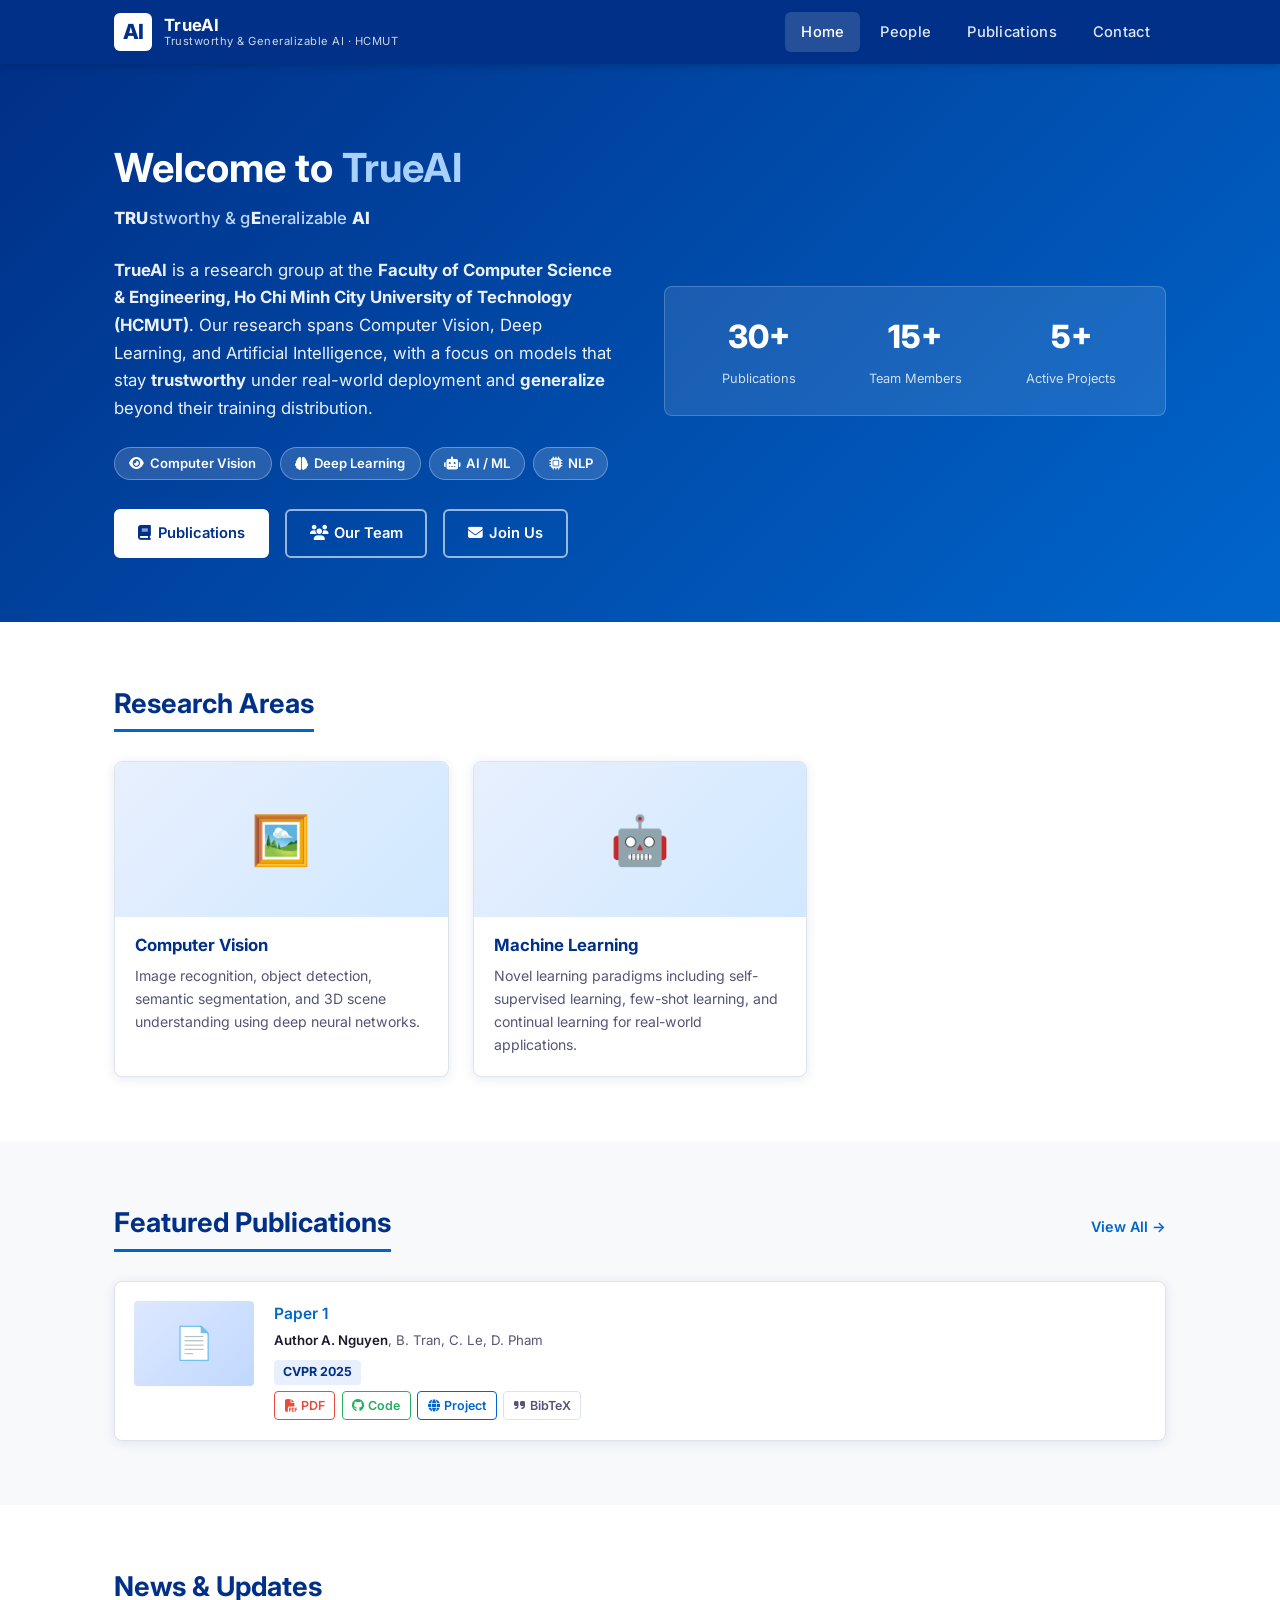
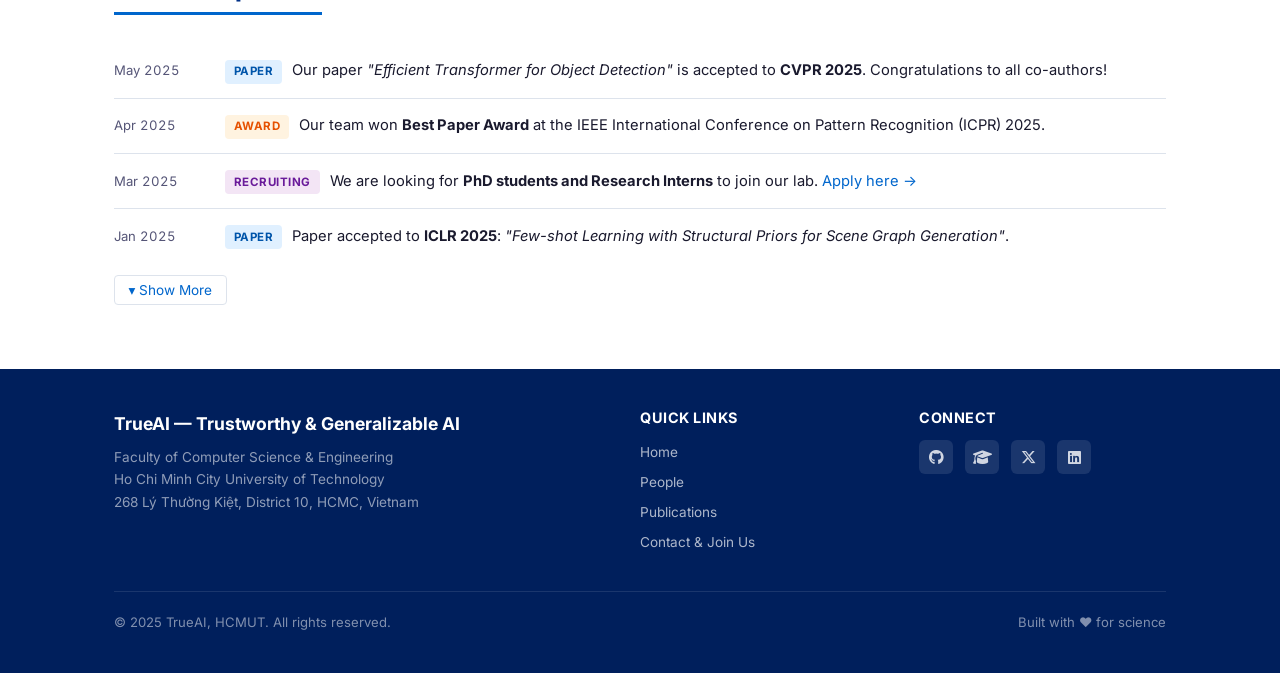
<file: index.html>
<!DOCTYPE html>
<html lang="en">
<head>
  <meta charset="UTF-8" />
  <meta name="viewport" content="width=device-width, initial-scale=1.0" />
  <title>TrueAI &mdash; Trustworthy &amp; Generalizable AI | HCMUT</title>
  <meta name="description" content="TrueAI (TRUstworthy &amp; gEneralizable AI) is a research group at the Faculty of Computer Science &amp; Engineering, Ho Chi Minh City University of Technology (HCMUT), working on trustworthy and generalizable machine learning, computer vision, and AI." />
  <link rel="stylesheet" href="css/style.css" />
  <!-- Google Fonts -->
  <link rel="preconnect" href="https://fonts.googleapis.com" />
  <link href="https://fonts.googleapis.com/css2?family=Inter:wght@400;500;600;700;800&display=swap" rel="stylesheet" />
  <!-- Font Awesome Icons -->
  <link rel="stylesheet" href="https://cdnjs.cloudflare.com/ajax/libs/font-awesome/6.5.0/css/all.min.css" />
</head>
<body>

<!-- ===== NAVBAR ===== -->
<nav class="navbar">
  <div class="navbar-inner">
    <a href="index.html" class="navbar-brand">
      <div class="lab-icon">AI</div>
      <div class="lab-name">
        TrueAI
        <small>Trustworthy &amp; Generalizable AI &middot; HCMUT</small>
      </div>
    </a>
    <button class="nav-toggle" aria-label="Toggle menu">
      <span></span><span></span><span></span>
    </button>
    <ul class="nav-links">
      <li><a href="index.html" class="active">Home</a></li>
      <li><a href="people.html">People</a></li>
      <li><a href="publications.html">Publications</a></li>
      <li><a href="contact.html">Contact</a></li>
    </ul>
  </div>
</nav>

<!-- ===== HERO ===== -->
<section class="hero">
  <div class="container">
    <div class="hero-inner">
      <div class="hero-text">
        <h1>Welcome to <span>TrueAI</span></h1>
        <p class="hero-tagline"><span class="acro">TRU</span>stworthy &amp; g<span class="acro">E</span>neralizable <span class="acro">AI</span></p>
        <p>
          <strong>TrueAI</strong> is a research group at the <strong>Faculty of Computer Science &amp; Engineering,
          Ho Chi Minh City University of Technology (HCMUT)</strong>. Our research spans
          Computer Vision, Deep Learning, and Artificial Intelligence, with a focus on models that
          stay <strong>trustworthy</strong> under real-world deployment and <strong>generalize</strong>
          beyond their training distribution.
        </p>
        <div class="hero-badges">
          <span class="badge"><i class="fa-solid fa-eye"></i> &nbsp;Computer Vision</span>
          <span class="badge"><i class="fa-solid fa-brain"></i> &nbsp;Deep Learning</span>
          <span class="badge"><i class="fa-solid fa-robot"></i> &nbsp;AI / ML</span>
          <span class="badge"><i class="fa-solid fa-microchip"></i> &nbsp;NLP</span>
        </div>
        <div class="hero-cta">
          <a href="publications.html" class="btn btn-white"><i class="fa-solid fa-book"></i> Publications</a>
          <a href="people.html" class="btn btn-outline-white"><i class="fa-solid fa-users"></i> Our Team</a>
          <a href="contact.html" class="btn btn-outline-white"><i class="fa-solid fa-envelope"></i> Join Us</a>
        </div>
      </div>
      <div class="hero-stats">
        <div class="stat-item">
          <span class="stat-num">30+</span>
          <span class="stat-label">Publications</span>
        </div>
        <div class="stat-item">
          <span class="stat-num">15+</span>
          <span class="stat-label">Team Members</span>
        </div>
        <div class="stat-item">
          <span class="stat-num">5+</span>
          <span class="stat-label">Active Projects</span>
        </div>
      </div>
    </div>
  </div>
</section>

<!-- ===== RESEARCH AREAS ===== -->
<section id="research">
  <div class="container">
    <h2 class="section-title">Research Areas</h2>
    <div class="research-grid">

      <div class="research-card">
        <div class="research-card-img">🖼️</div>
        <div class="research-card-body">
          <h3>Computer Vision</h3>
          <p>Image recognition, object detection, semantic segmentation, and 3D scene understanding using deep neural networks.</p>
        </div>
      </div>

      <div class="research-card">
        <div class="research-card-img">🤖</div>
        <div class="research-card-body">
          <h3>Machine Learning</h3>
          <p>Novel learning paradigms including self-supervised learning, few-shot learning, and continual learning for real-world applications.</p>
        </div>
      </div>

    </div>
  </div>
</section>

<!-- ===== FEATURED PUBLICATIONS ===== -->
<section id="featured-pubs" style="background: var(--bg-section);">
  <div class="container">
    <div style="display: flex; justify-content: space-between; align-items: baseline; margin-bottom: 1.8rem; flex-wrap: wrap; gap: 0.5rem;">
      <h2 class="section-title" style="margin-bottom: 0;">Featured Publications</h2>
      <a href="publications.html" class="view-all-link">View All &rarr;</a>
    </div>

    <div class="featured-papers">

      <!-- Paper 1 -->
      <div class="paper-card">
        <div class="paper-thumb">📄</div>
        <div class="paper-info">
          <div class="paper-title">
            <a href="#">Paper 1</a>
          </div>
          <div class="paper-authors">
            <em>Author A. Nguyen</em>, B. Tran, C. Le, D. Pham
          </div>
          <span class="paper-venue-tag">CVPR 2025</span>
          <div class="paper-links">
            <a href="#" class="paper-link pdf"><i class="fa-solid fa-file-pdf"></i> PDF</a>
            <a href="#" class="paper-link code"><i class="fa-brands fa-github"></i> Code</a>
            <a href="#" class="paper-link project"><i class="fa-solid fa-globe"></i> Project</a>
            <a href="#" class="paper-link"><i class="fa-solid fa-quote-right"></i> BibTeX</a>
          </div>
        </div>
      </div>

     
    </div>
  </div>
</section>

<!-- ===== NEWS ===== -->
<section id="news">
  <div class="container">
    <h2 class="section-title">News &amp; Updates</h2>

    <ul class="news-list">
      <li class="news-item">
        <span class="news-date">May 2025</span>
        <div class="news-content">
          <span class="news-tag tag-paper">Paper</span>
          Our paper <em>"Efficient Transformer for Object Detection"</em> is accepted to <strong>CVPR 2025</strong>. Congratulations to all co-authors!
        </div>
      </li>
      <li class="news-item">
        <span class="news-date">Apr 2025</span>
        <div class="news-content">
          <span class="news-tag tag-award">Award</span>
          Our team won <strong>Best Paper Award</strong> at the IEEE International Conference on Pattern Recognition (ICPR) 2025.
        </div>
      </li>
      <li class="news-item">
        <span class="news-date">Mar 2025</span>
        <div class="news-content">
          <span class="news-tag tag-recruit">Recruiting</span>
          We are looking for <strong>PhD students and Research Interns</strong> to join our lab. <a href="contact.html">Apply here &rarr;</a>
        </div>
      </li>
      <li class="news-item">
        <span class="news-date">Jan 2025</span>
        <div class="news-content">
          <span class="news-tag tag-paper">Paper</span>
          Paper accepted to <strong>ICLR 2025</strong>: <em>"Few-shot Learning with Structural Priors for Scene Graph Generation"</em>.
        </div>
      </li>
    </ul>

    <!-- Extra news (hidden by default) -->
    <div id="news-extra" style="display: none;">
      <ul class="news-list">
        <li class="news-item">
          <span class="news-date">Dec 2024</span>
          <div class="news-content">
            <span class="news-tag tag-paper">Paper</span>
            Paper accepted to <strong>NeurIPS 2024</strong>: <em>"Self-Supervised Representation Learning for Medical Image Segmentation"</em>.
          </div>
        </li>
        <li class="news-item">
          <span class="news-date">Sep 2024</span>
          <div class="news-content">
            <span class="news-tag tag-event">Event</span>
            Prof. [PI Name] gave an invited talk at the Vietnam AI Summit 2024 in Hanoi.
          </div>
        </li>
        <li class="news-item">
          <span class="news-date">Jun 2024</span>
          <div class="news-content">
            <span class="news-tag tag-paper">Paper</span>
            Paper accepted to <strong>ACL 2024</strong>: <em>"Multimodal Learning for Vietnamese Document Understanding"</em>.
          </div>
        </li>
        <li class="news-item">
          <span class="news-date">Mar 2024</span>
          <div class="news-content">
            <span class="news-tag tag-award">Award</span>
            Our lab received a research grant from the <strong>Vietnam National Foundation for Science and Technology Development (NAFOSTED)</strong>.
          </div>
        </li>
        <li class="news-item">
          <span class="news-date">Nov 2023</span>
          <div class="news-content">
            <span class="news-tag tag-paper">Paper</span>
            Paper accepted to <strong>ICCV 2023</strong>: <em>"Cross-Modal Knowledge Distillation for Compact Visual Models"</em>.
          </div>
        </li>
      </ul>
    </div>

    <button id="news-toggle-btn" class="news-toggle-btn">▾ Show More</button>
  </div>
</section>

<!-- ===== FOOTER ===== -->
<footer>
  <div class="container">
    <div class="footer-inner">
      <div class="footer-brand">
        <div class="footer-title">TrueAI &mdash; Trustworthy &amp; Generalizable AI</div>
        <p>Faculty of Computer Science &amp; Engineering<br>
        Ho Chi Minh City University of Technology<br>
        268 Lý Thường Kiệt, District 10, HCMC, Vietnam</p>
      </div>
      <div class="footer-links">
        <h4>Quick Links</h4>
        <ul>
          <li><a href="index.html">Home</a></li>
          <li><a href="people.html">People</a></li>
          <li><a href="publications.html">Publications</a></li>
          <li><a href="contact.html">Contact &amp; Join Us</a></li>
        </ul>
      </div>
      <div class="footer-social">
        <h4>Connect</h4>
        <div class="social-icons">
          <a href="#" class="social-icon" title="GitHub"><i class="fa-brands fa-github"></i></a>
          <a href="#" class="social-icon" title="Google Scholar"><i class="fa-solid fa-graduation-cap"></i></a>
          <a href="#" class="social-icon" title="Twitter/X"><i class="fa-brands fa-x-twitter"></i></a>
          <a href="#" class="social-icon" title="LinkedIn"><i class="fa-brands fa-linkedin"></i></a>
        </div>
      </div>
    </div>
    <div class="footer-bottom">
      <span>&copy; 2025 TrueAI, HCMUT. All rights reserved.</span>
      <span>Built with ❤️ for science</span>
    </div>
  </div>
</footer>

<script src="js/main.js"></script>
</body>
</html>
</file>
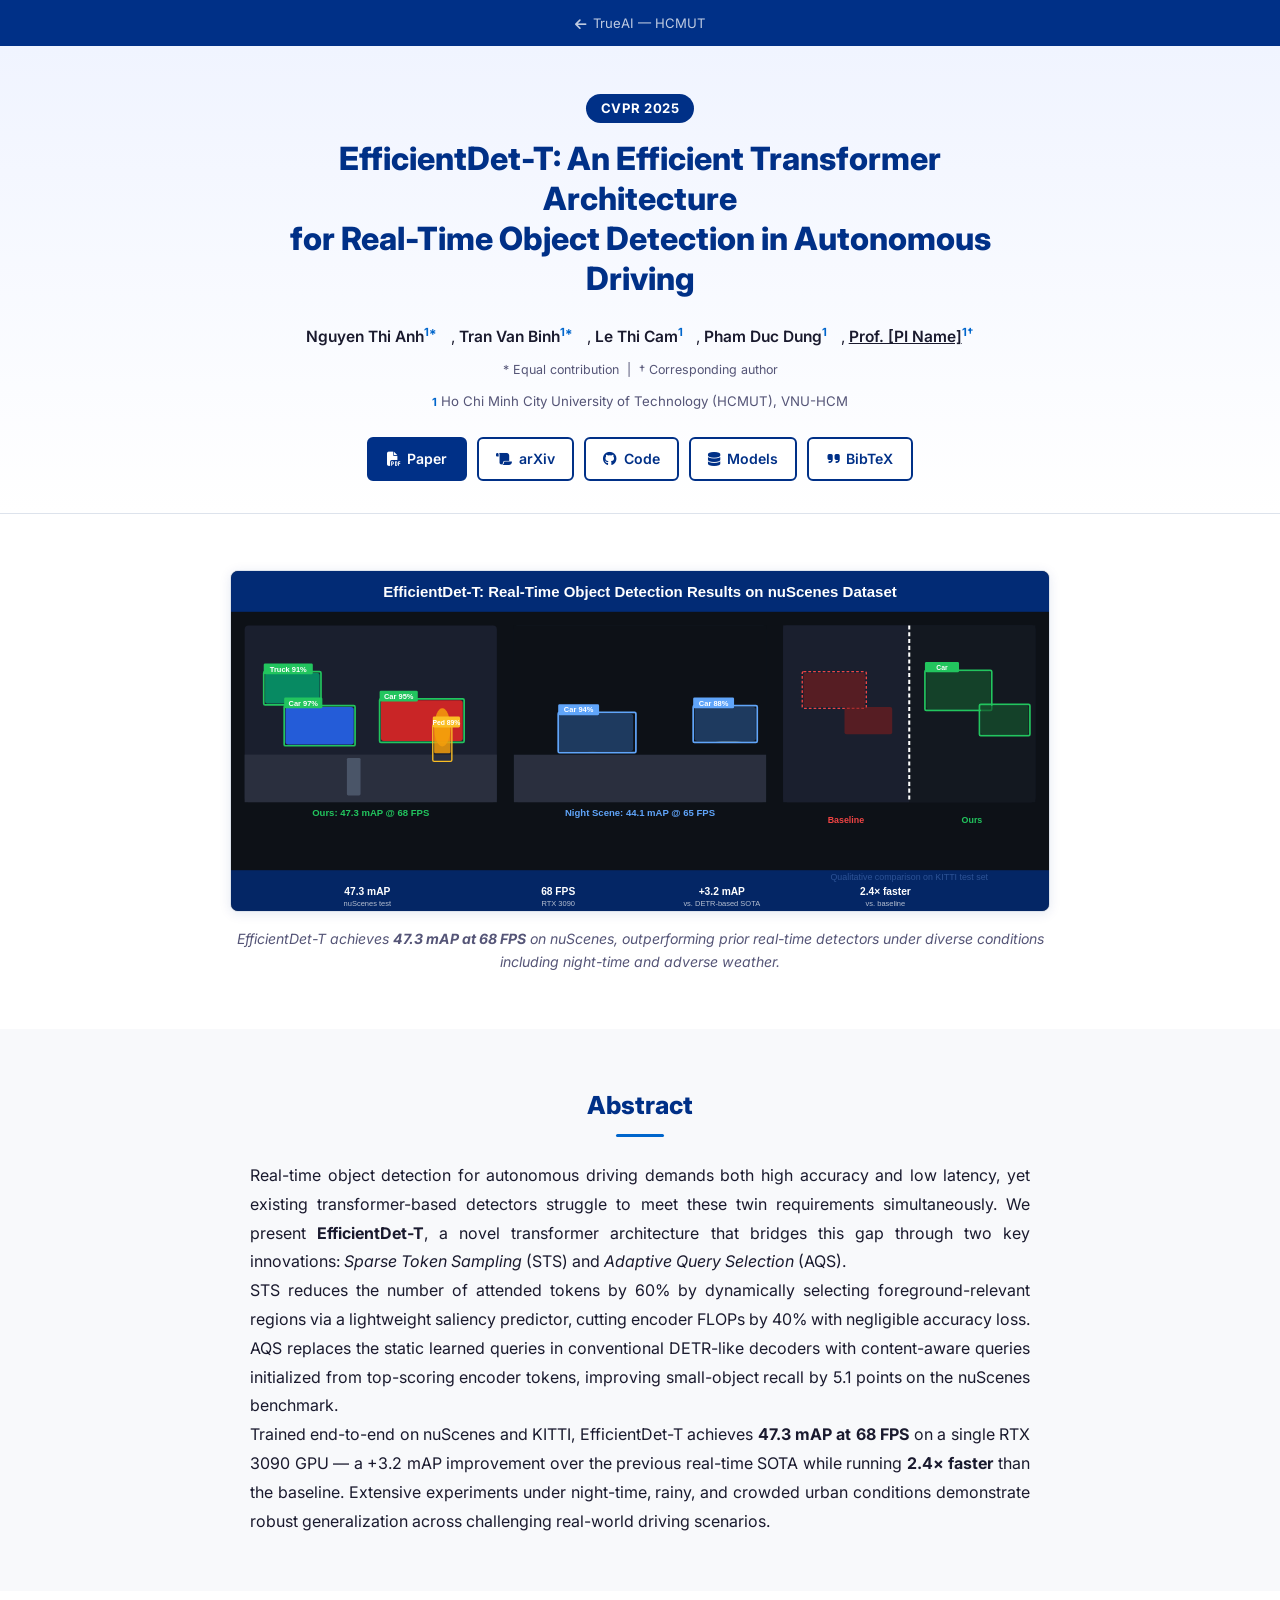
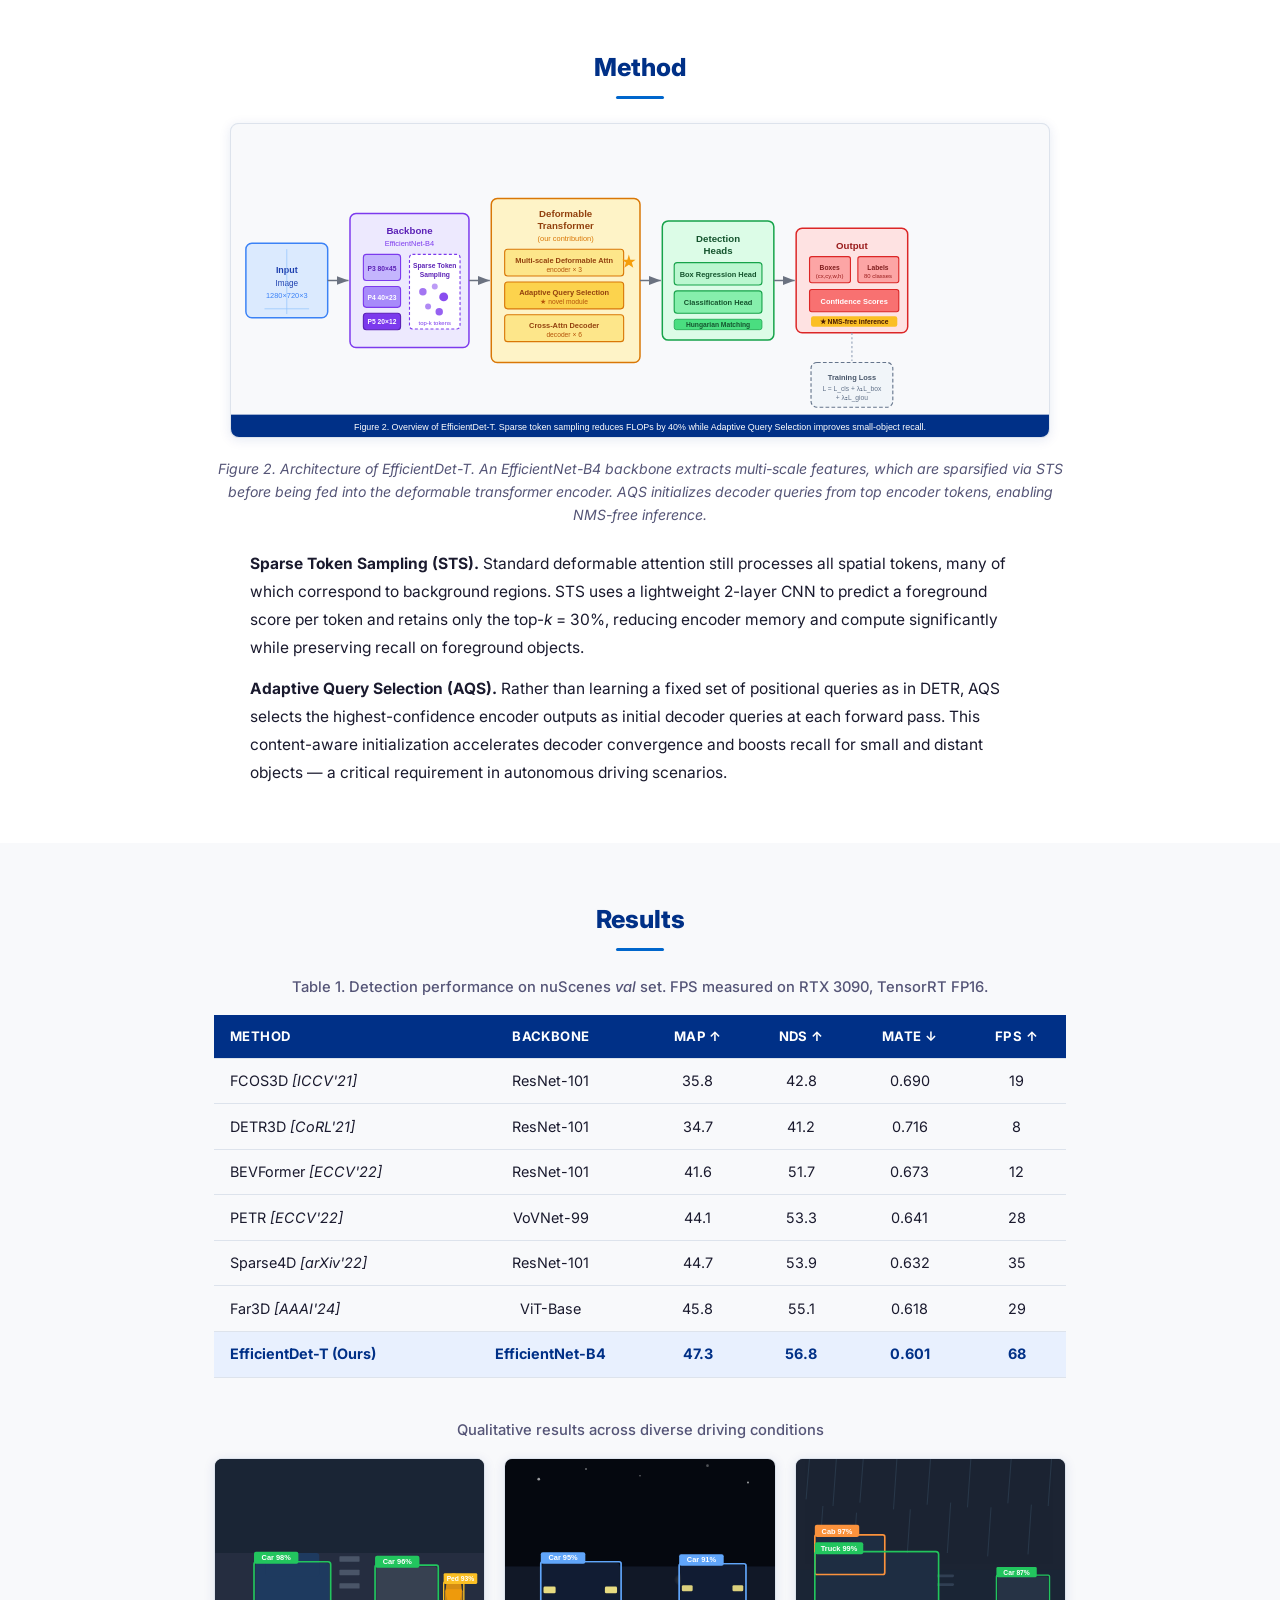
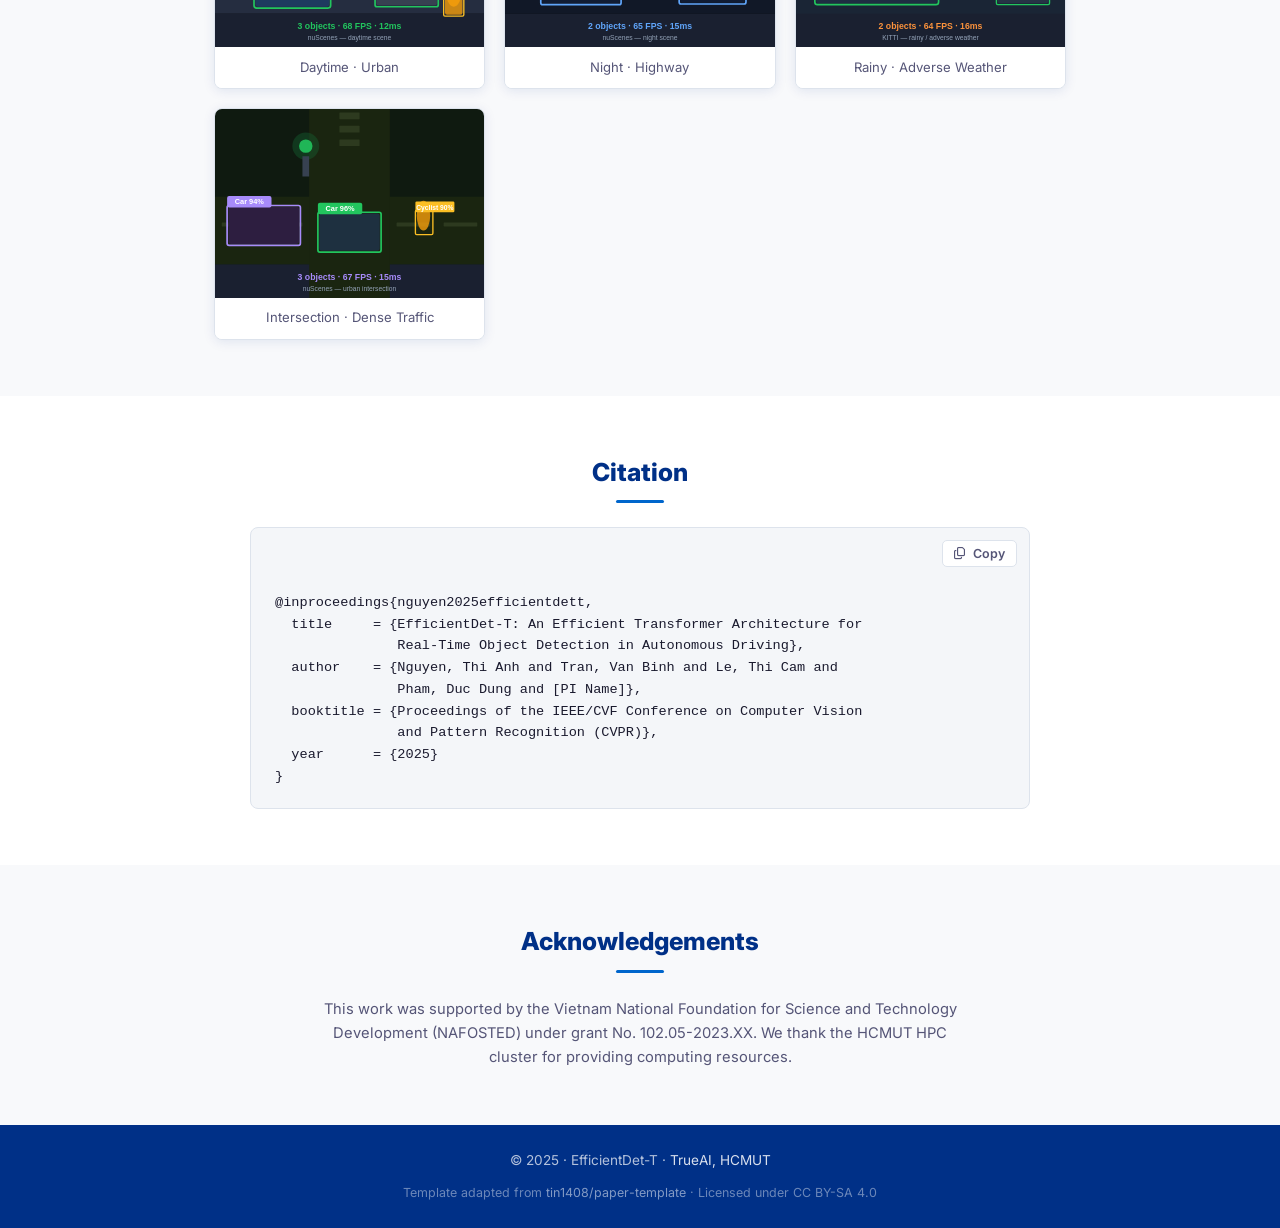
<file: efficient-det-2025/index.html>
<!DOCTYPE html>
<html lang="en">
<head>
  <meta charset="UTF-8" />
  <meta name="viewport" content="width=device-width, initial-scale=1.0" />
  <title>EfficientDet-T — CVPR 2025</title>
  <meta name="description" content="EfficientDet-T: An Efficient Transformer Architecture for Real-Time Object Detection in Autonomous Driving. CVPR 2025." />
  <meta property="og:title"       content="EfficientDet-T: Efficient Transformer for Real-Time Object Detection" />
  <meta property="og:description" content="We propose EfficientDet-T, achieving 47.3 mAP at 68 FPS on nuScenes. CVPR 2025." />
  <meta property="og:image"       content="static/images/teaser.svg" />
  <link rel="stylesheet" href="css/style.css" />
  <link rel="preconnect" href="https://fonts.googleapis.com" />
  <link href="https://fonts.googleapis.com/css2?family=Inter:wght@400;500;600;700;800&display=swap" rel="stylesheet" />
  <link rel="stylesheet" href="https://cdnjs.cloudflare.com/ajax/libs/font-awesome/6.5.0/css/all.min.css" />
</head>
<body>

<!-- Top bar -->
<div class="top-bar">
  <a href="https://trueai-lab.github.io" target="_blank">
    <i class="fa-solid fa-arrow-left"></i> TrueAI — HCMUT
  </a>
</div>

<!-- ===== HEADER ===== -->
<header class="paper-header">
  <div class="container">

    <div class="paper-venue">CVPR 2025</div>

    <h1 class="paper-title">
      EfficientDet-T: An Efficient Transformer Architecture<br>
      for Real-Time Object Detection in Autonomous Driving
    </h1>

    <div class="authors">
      <span class="author"><a href="#">Nguyen Thi Anh</a><sup>1*</sup></span>
      <span class="author">,&nbsp;<a href="#">Tran Van Binh</a><sup>1*</sup></span>
      <span class="author">,&nbsp;<a href="#">Le Thi Cam</a><sup>1</sup></span>
      <span class="author">,&nbsp;<a href="#">Pham Duc Dung</a><sup>1</sup></span>
      <span class="author">,&nbsp;<a href="https://trueai-lab.github.io/people.html"><u>Prof. [PI Name]</u></a><sup>1†</sup></span>
    </div>
    <p style="font-size:0.78rem; color:var(--text-sub); margin-bottom:0.7rem;">
      * Equal contribution &nbsp;|&nbsp; † Corresponding author
    </p>

    <div class="affiliations">
      <span class="affil"><sup>1</sup> Ho Chi Minh City University of Technology (HCMUT), VNU-HCM</span>
    </div>

    <div class="paper-links">
      <a href="#" class="link-btn filled" target="_blank">
        <i class="fa-solid fa-file-pdf"></i> Paper
      </a>
      <a href="#" class="link-btn" target="_blank">
        <i class="fa-solid fa-scroll"></i> arXiv
      </a>
      <a href="https://github.com/tin1408/efficient-det-t" class="link-btn" target="_blank">
        <i class="fa-brands fa-github"></i> Code
      </a>
      <a href="#" class="link-btn" target="_blank">
        <i class="fa-solid fa-database"></i> Models
      </a>
      <a href="#bibtex" class="link-btn">
        <i class="fa-solid fa-quote-right"></i> BibTeX
      </a>
    </div>

  </div>
</header>

<!-- ===== TEASER ===== -->
<section id="teaser">
  <div class="container">
    <div class="teaser-wrap">
      <img src="static/images/teaser.svg" alt="EfficientDet-T detection results" loading="lazy" />
    </div>
    <p class="teaser-caption">
      EfficientDet-T achieves <strong>47.3 mAP at 68 FPS</strong> on nuScenes, outperforming prior
      real-time detectors under diverse conditions including night-time and adverse weather.
    </p>
  </div>
</section>

<!-- ===== ABSTRACT ===== -->
<section id="abstract">
  <div class="container">
    <h2 class="sec-title">Abstract</h2>
    <p class="abstract-text">
      Real-time object detection for autonomous driving demands both high accuracy and low latency,
      yet existing transformer-based detectors struggle to meet these twin requirements simultaneously.
      We present <strong>EfficientDet-T</strong>, a novel transformer architecture that bridges this
      gap through two key innovations: <em>Sparse Token Sampling</em> (STS) and
      <em>Adaptive Query Selection</em> (AQS).
    </p>
    <p class="abstract-text">
      STS reduces the number of attended tokens by 60% by dynamically selecting foreground-relevant
      regions via a lightweight saliency predictor, cutting encoder FLOPs by 40% with negligible
      accuracy loss. AQS replaces the static learned queries in conventional DETR-like decoders with
      content-aware queries initialized from top-scoring encoder tokens, improving small-object
      recall by 5.1 points on the nuScenes benchmark.
    </p>
    <p class="abstract-text">
      Trained end-to-end on nuScenes and KITTI, EfficientDet-T achieves <strong>47.3 mAP at 68 FPS</strong>
      on a single RTX 3090 GPU — a +3.2 mAP improvement over the previous real-time SOTA
      while running <strong>2.4× faster</strong> than the baseline. Extensive experiments under
      night-time, rainy, and crowded urban conditions demonstrate robust generalization across
      challenging real-world driving scenarios.
    </p>
  </div>
</section>

<!-- ===== METHOD ===== -->
<section id="method">
  <div class="container">
    <h2 class="sec-title">Method</h2>

    <div class="method-img">
      <img src="static/images/method.svg" alt="EfficientDet-T architecture overview" loading="lazy" />
    </div>
    <p class="method-caption">
      Figure 2. Architecture of EfficientDet-T. An EfficientNet-B4 backbone extracts multi-scale
      features, which are sparsified via STS before being fed into the deformable transformer encoder.
      AQS initializes decoder queries from top encoder tokens, enabling NMS-free inference.
    </p>

    <div style="max-width:780px; margin:1.5rem auto 0; font-size:0.97rem; line-height:1.8;">
      <p>
        <strong>Sparse Token Sampling (STS).</strong> Standard deformable attention still processes
        all spatial tokens, many of which correspond to background regions. STS uses a lightweight
        2-layer CNN to predict a foreground score per token and retains only the top-<em>k</em> = 30%,
        reducing encoder memory and compute significantly while preserving recall on foreground objects.
      </p>
      <p>
        <strong>Adaptive Query Selection (AQS).</strong> Rather than learning a fixed set of
        positional queries as in DETR, AQS selects the highest-confidence encoder outputs as initial
        decoder queries at each forward pass. This content-aware initialization accelerates decoder
        convergence and boosts recall for small and distant objects — a critical requirement in
        autonomous driving scenarios.
      </p>
    </div>
  </div>
</section>

<!-- ===== RESULTS ===== -->
<section id="results">
  <div class="container">
    <h2 class="sec-title">Results</h2>

    <!-- Quantitative -->
    <h3 style="text-align:center; color:var(--text-sub); font-size:0.92rem; margin-bottom:1rem; font-weight:500;">
      Table 1. Detection performance on nuScenes <em>val</em> set. FPS measured on RTX 3090, TensorRT FP16.
    </h3>
    <div style="overflow-x:auto; margin-bottom:2.5rem;">
      <table class="results-table">
        <thead>
          <tr>
            <th style="text-align:left;">Method</th>
            <th>Backbone</th>
            <th>mAP ↑</th>
            <th>NDS ↑</th>
            <th>mATE ↓</th>
            <th>FPS ↑</th>
          </tr>
        </thead>
        <tbody>
          <tr>
            <td>FCOS3D <em>[ICCV'21]</em></td>
            <td>ResNet-101</td>
            <td>35.8</td><td>42.8</td><td>0.690</td><td>19</td>
          </tr>
          <tr>
            <td>DETR3D <em>[CoRL'21]</em></td>
            <td>ResNet-101</td>
            <td>34.7</td><td>41.2</td><td>0.716</td><td>8</td>
          </tr>
          <tr>
            <td>BEVFormer <em>[ECCV'22]</em></td>
            <td>ResNet-101</td>
            <td>41.6</td><td>51.7</td><td>0.673</td><td>12</td>
          </tr>
          <tr>
            <td>PETR <em>[ECCV'22]</em></td>
            <td>VoVNet-99</td>
            <td>44.1</td><td>53.3</td><td>0.641</td><td>28</td>
          </tr>
          <tr>
            <td>Sparse4D <em>[arXiv'22]</em></td>
            <td>ResNet-101</td>
            <td>44.7</td><td>53.9</td><td>0.632</td><td>35</td>
          </tr>
          <tr>
            <td>Far3D <em>[AAAI'24]</em></td>
            <td>ViT-Base</td>
            <td>45.8</td><td>55.1</td><td>0.618</td><td>29</td>
          </tr>
          <tr class="ours">
            <td><strong>EfficientDet-T (Ours)</strong></td>
            <td><strong>EfficientNet-B4</strong></td>
            <td><strong>47.3</strong></td>
            <td><strong>56.8</strong></td>
            <td><strong>0.601</strong></td>
            <td><strong>68</strong></td>
          </tr>
        </tbody>
      </table>
    </div>

    <!-- Qualitative Gallery -->
    <h3 style="text-align:center; color:var(--text-sub); font-size:0.92rem; margin-bottom:1rem; font-weight:500;">
      Qualitative results across diverse driving conditions
    </h3>
    <div class="results-grid">
      <div class="result-item">
        <img src="static/images/result1.svg" alt="Daytime detection" loading="lazy" />
        <div class="result-caption">Daytime · Urban</div>
      </div>
      <div class="result-item">
        <img src="static/images/result2.svg" alt="Nighttime detection" loading="lazy" />
        <div class="result-caption">Night · Highway</div>
      </div>
      <div class="result-item">
        <img src="static/images/result3.svg" alt="Rain detection" loading="lazy" />
        <div class="result-caption">Rainy · Adverse Weather</div>
      </div>
      <div class="result-item">
        <img src="static/images/result4.svg" alt="Intersection detection" loading="lazy" />
        <div class="result-caption">Intersection · Dense Traffic</div>
      </div>
    </div>

  </div>
</section>

<!-- ===== BIBTEX ===== -->
<section id="bibtex">
  <div class="container">
    <h2 class="sec-title">Citation</h2>
    <div class="bibtex-box">
      <button class="copy-btn"><i class="fa-regular fa-copy"></i> Copy</button>
@inproceedings{nguyen2025efficientdett,
  title     = {EfficientDet-T: An Efficient Transformer Architecture for
               Real-Time Object Detection in Autonomous Driving},
  author    = {Nguyen, Thi Anh and Tran, Van Binh and Le, Thi Cam and
               Pham, Duc Dung and [PI Name]},
  booktitle = {Proceedings of the IEEE/CVF Conference on Computer Vision
               and Pattern Recognition (CVPR)},
  year      = {2025}
}</div>
  </div>
</section>

<!-- ===== ACKNOWLEDGEMENTS ===== -->
<section>
  <div class="container" style="text-align:center; max-width:700px; margin:0 auto;">
    <h2 class="sec-title">Acknowledgements</h2>
    <p style="font-size:0.92rem; color:var(--text-sub);">
      This work was supported by the Vietnam National Foundation for Science and Technology
      Development (NAFOSTED) under grant No. 102.05-2023.XX. We thank the HCMUT HPC cluster
      for providing computing resources.
    </p>
  </div>
</section>

<!-- ===== FOOTER ===== -->
<footer>
  <p>
    &copy; 2025 · EfficientDet-T ·
    <a href="https://trueai-lab.github.io" target="_blank">TrueAI, HCMUT</a>
  </p>
  <p style="margin-top:0.3rem; font-size:0.78rem; opacity:0.6;">
    Template adapted from
    <a href="https://github.com/tin1408/paper-template" target="_blank">tin1408/paper-template</a>
    · Licensed under CC BY-SA 4.0
  </p>
</footer>

<script src="js/main.js"></script>
</body>
</html>
</file>
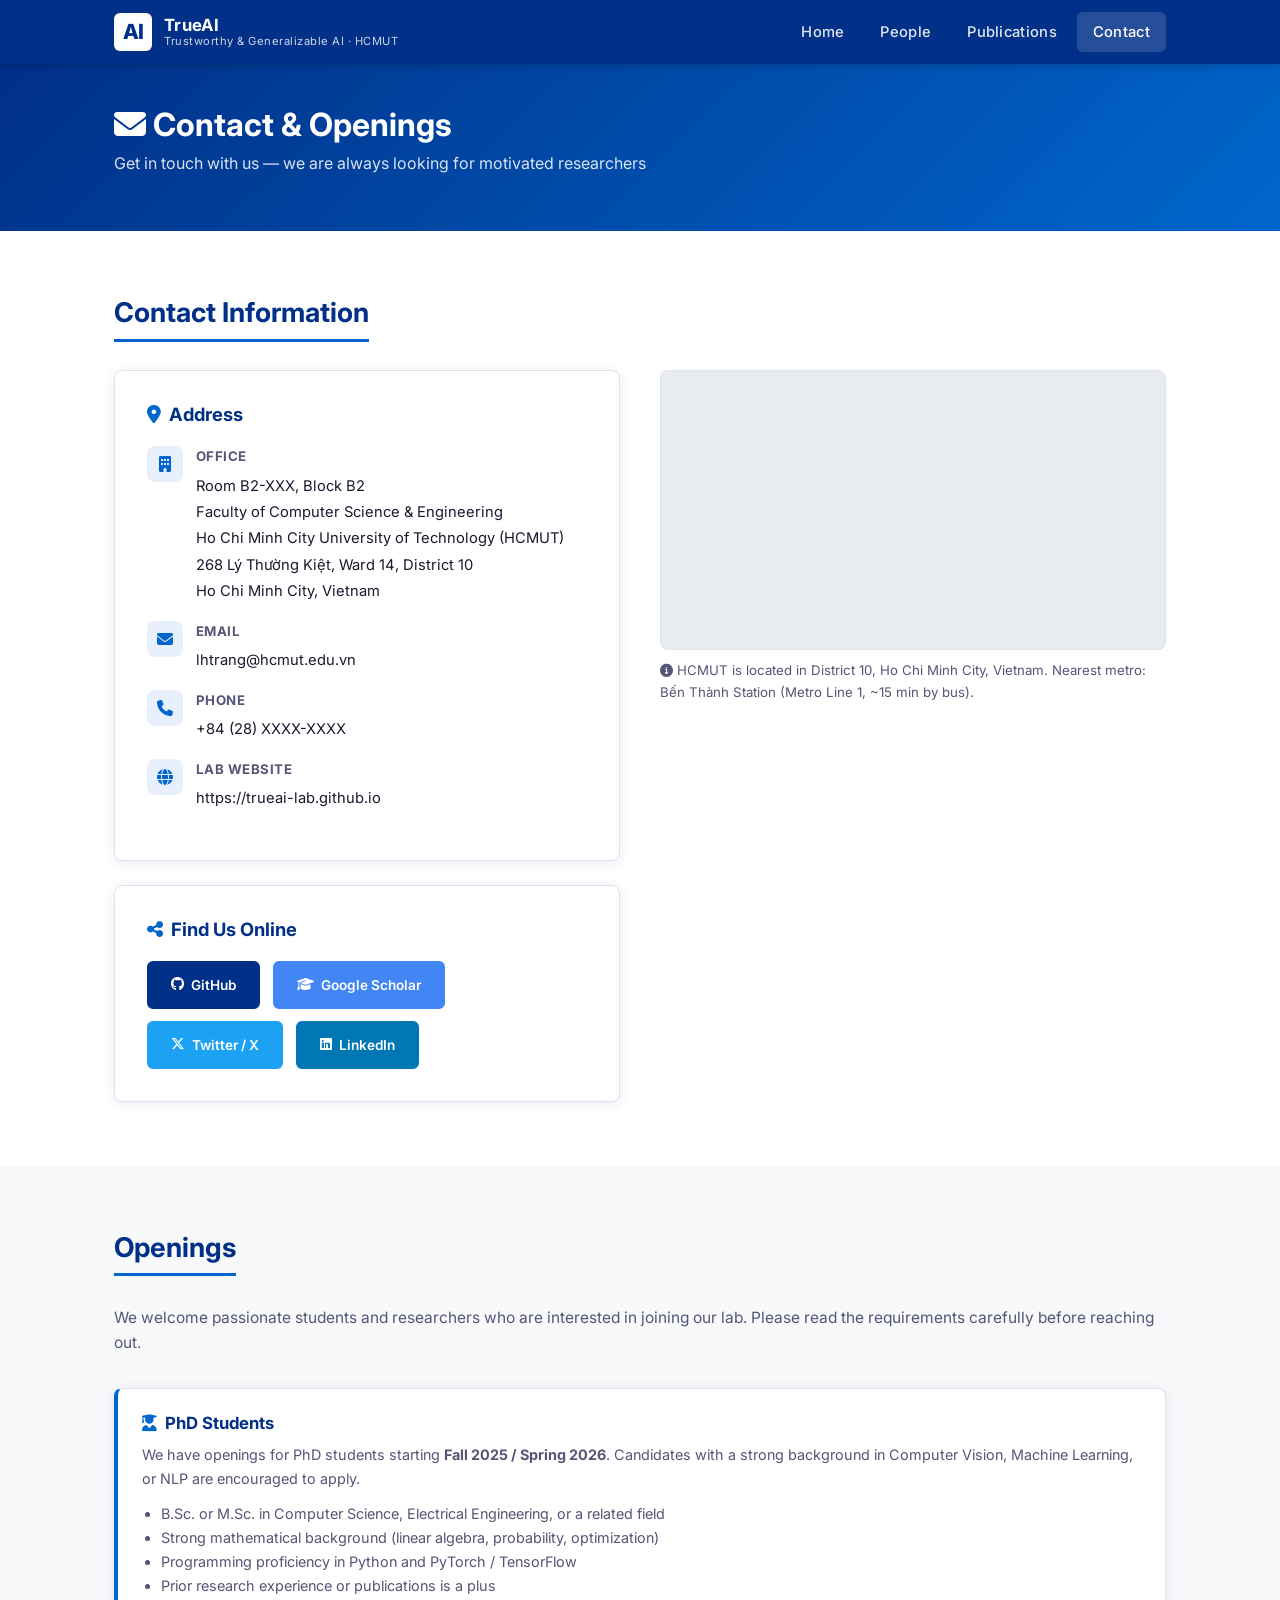
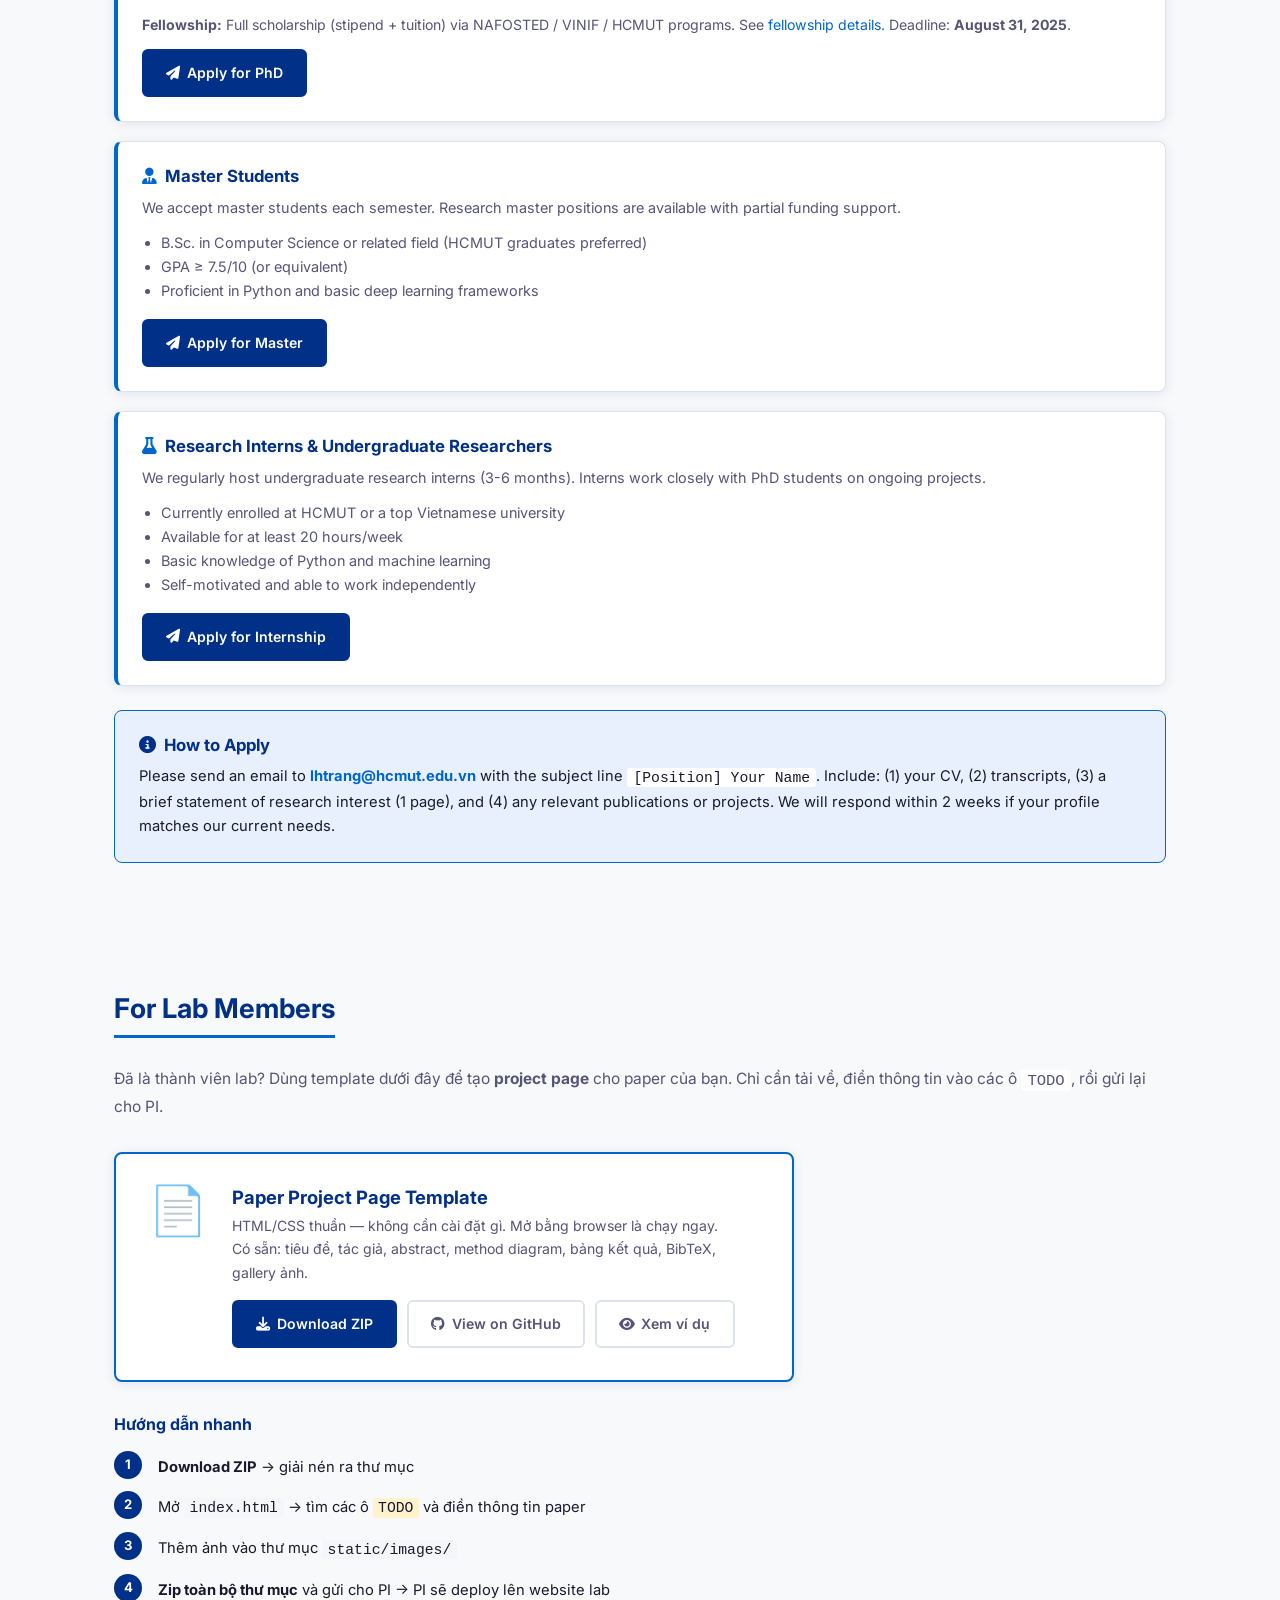
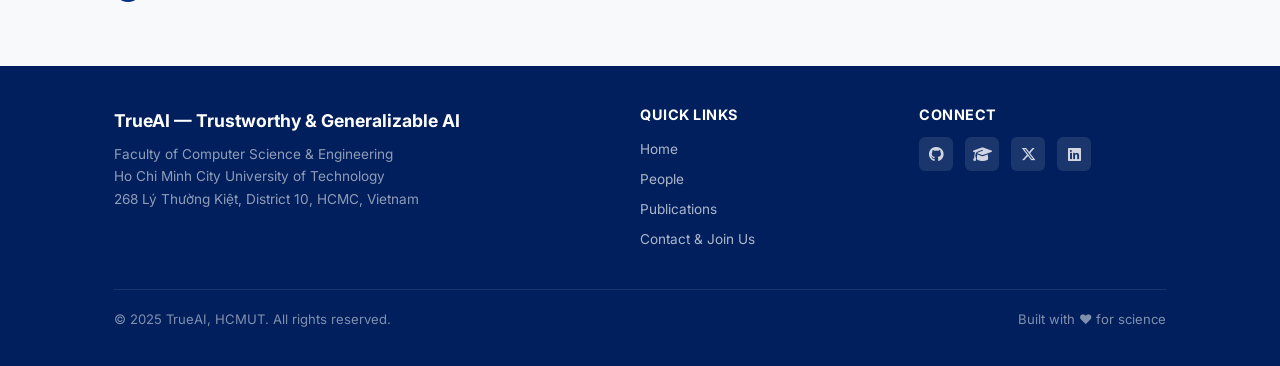
<file: contact.html>
<!DOCTYPE html>
<html lang="en">
<head>
  <meta charset="UTF-8" />
  <meta name="viewport" content="width=device-width, initial-scale=1.0" />
  <title>Contact &mdash; TrueAI | HCMUT</title>
  <meta name="description" content="Contact TrueAI (TRUstworthy &amp; gEneralizable AI) at HCMUT. Openings for PhD students, master students, and research interns." />
  <link rel="stylesheet" href="css/style.css" />
  <link rel="preconnect" href="https://fonts.googleapis.com" />
  <link href="https://fonts.googleapis.com/css2?family=Inter:wght@400;500;600;700;800&display=swap" rel="stylesheet" />
  <link rel="stylesheet" href="https://cdnjs.cloudflare.com/ajax/libs/font-awesome/6.5.0/css/all.min.css" />
</head>
<body>

<!-- ===== NAVBAR ===== -->
<nav class="navbar">
  <div class="navbar-inner">
    <a href="index.html" class="navbar-brand">
      <div class="lab-icon">AI</div>
      <div class="lab-name">
        TrueAI
        <small>Trustworthy &amp; Generalizable AI &middot; HCMUT</small>
      </div>
    </a>
    <button class="nav-toggle" aria-label="Toggle menu">
      <span></span><span></span><span></span>
    </button>
    <ul class="nav-links">
      <li><a href="index.html">Home</a></li>
      <li><a href="people.html">People</a></li>
      <li><a href="publications.html">Publications</a></li>
      <li><a href="contact.html" class="active">Contact</a></li>
    </ul>
  </div>
</nav>

<!-- ===== PAGE HEADER ===== -->
<div class="page-header">
  <div class="container">
    <h1><i class="fa-solid fa-envelope"></i> Contact &amp; Openings</h1>
    <p>Get in touch with us — we are always looking for motivated researchers</p>
  </div>
</div>

<!-- ===== CONTACT INFO ===== -->
<section>
  <div class="container">
    <h2 class="section-title">Contact Information</h2>
    <div class="contact-grid">

      <div>
        <div class="contact-info-block">
          <h3><i class="fa-solid fa-location-dot" style="color: var(--accent);"></i> &nbsp;Address</h3>
          <div class="contact-item">
            <div class="contact-icon"><i class="fa-solid fa-building"></i></div>
            <div class="contact-text">
              <strong>Office</strong>
              <span>Room B2-XXX, Block B2<br>
              Faculty of Computer Science &amp; Engineering<br>
              Ho Chi Minh City University of Technology (HCMUT)<br>
              268 Lý Thường Kiệt, Ward 14, District 10<br>
              Ho Chi Minh City, Vietnam</span>
            </div>
          </div>
          <div class="contact-item">
            <div class="contact-icon"><i class="fa-solid fa-envelope"></i></div>
            <div class="contact-text">
              <strong>Email</strong>
              <span><a href="mailto:lhtrang@hcmut.edu.vn">lhtrang@hcmut.edu.vn</a></span>
            </div>
          </div>
          <div class="contact-item">
            <div class="contact-icon"><i class="fa-solid fa-phone"></i></div>
            <div class="contact-text">
              <strong>Phone</strong>
              <span>+84 (28) XXXX-XXXX</span>
            </div>
          </div>
          <div class="contact-item">
            <div class="contact-icon"><i class="fa-solid fa-globe"></i></div>
            <div class="contact-text">
              <strong>Lab Website</strong>
              <span><a href="https://trueai-lab.github.io">https://trueai-lab.github.io</a></span>
            </div>
          </div>
        </div>

        <div class="contact-info-block" style="margin-top: 1.5rem;">
          <h3><i class="fa-solid fa-share-nodes" style="color: var(--accent);"></i> &nbsp;Find Us Online</h3>
          <div style="display: flex; gap: 0.8rem; flex-wrap: wrap; margin-top: 0.5rem;">
            <a href="#" class="btn btn-primary" style="font-size: 0.85rem;">
              <i class="fa-brands fa-github"></i> GitHub
            </a>
            <a href="#" class="btn btn-primary" style="font-size: 0.85rem; background: #4285F4; border-color: #4285F4;">
              <i class="fa-solid fa-graduation-cap"></i> Google Scholar
            </a>
            <a href="#" class="btn btn-primary" style="font-size: 0.85rem; background: #1DA1F2; border-color: #1DA1F2;">
              <i class="fa-brands fa-x-twitter"></i> Twitter / X
            </a>
            <a href="#" class="btn btn-primary" style="font-size: 0.85rem; background: #0077B5; border-color: #0077B5;">
              <i class="fa-brands fa-linkedin"></i> LinkedIn
            </a>
          </div>
        </div>
      </div>

      <div>
        <div class="map-container">
          <!-- Replace with actual Google Maps embed src for HCMUT -->
          <iframe
            src="https://www.google.com/maps/embed?pb=!1m18!1m12!1m3!1d3919.4486386374483!2d106.65822!3d10.77277!2m3!1f0!2f0!3f0!3m2!1i1024!2i768!4f13.1!3m3!1m2!1s0x31752ec3c161a3fb%3A0xef77cd47a1cc691e!2sHo%20Chi%20Minh%20City%20University%20of%20Technology!5e0!3m2!1sen!2svn!4v1700000000000"
            allowfullscreen=""
            loading="lazy"
            referrerpolicy="no-referrer-when-downgrade">
          </iframe>
        </div>
        <p style="font-size: 0.83rem; color: var(--text-secondary); margin-top: 0.6rem;">
          <i class="fa-solid fa-circle-info"></i> HCMUT is located in District 10, Ho Chi Minh City, Vietnam.
          Nearest metro: Bến Thành Station (Metro Line 1, ~15 min by bus).
        </p>
      </div>

    </div>
  </div>
</section>

<!-- ===== OPENINGS ===== -->
<section style="background: var(--bg-section);">
  <div class="container">
    <h2 class="section-title">Openings</h2>
    <p style="color: var(--text-secondary); margin-bottom: 2rem; font-size: 0.97rem;">
      We welcome passionate students and researchers who are interested in joining our lab.
      Please read the requirements carefully before reaching out.
    </p>

    <div class="opening-card">
      <h4><i class="fa-solid fa-user-graduate" style="color: var(--accent);"></i> &nbsp;PhD Students</h4>
      <p>
        We have openings for PhD students starting <strong>Fall 2025 / Spring 2026</strong>.
        Candidates with a strong background in Computer Vision, Machine Learning, or NLP are encouraged to apply.
      </p>
      <ul style="font-size: 0.9rem; color: var(--text-secondary); margin-left: 1.2rem; margin-bottom: 1rem;">
        <li>B.Sc. or M.Sc. in Computer Science, Electrical Engineering, or a related field</li>
        <li>Strong mathematical background (linear algebra, probability, optimization)</li>
        <li>Programming proficiency in Python and PyTorch / TensorFlow</li>
        <li>Prior research experience or publications is a plus</li>
      </ul>
      <p style="font-size: 0.88rem; color: var(--text-secondary);">
        <strong>Fellowship:</strong> Full scholarship (stipend + tuition) via NAFOSTED / VINIF / HCMUT programs.
        See <a href="#">fellowship details</a>. Deadline: <strong>August 31, 2025</strong>.
      </p>
      <a href="mailto:lhtrang@hcmut.edu.vn?subject=[PhD Application] Your Name" class="btn btn-primary" style="font-size: 0.88rem;">
        <i class="fa-solid fa-paper-plane"></i> Apply for PhD
      </a>
    </div>

    <div class="opening-card">
      <h4><i class="fa-solid fa-user-tie" style="color: var(--accent);"></i> &nbsp;Master Students</h4>
      <p>
        We accept master students each semester.
        Research master positions are available with partial funding support.
      </p>
      <ul style="font-size: 0.9rem; color: var(--text-secondary); margin-left: 1.2rem; margin-bottom: 1rem;">
        <li>B.Sc. in Computer Science or related field (HCMUT graduates preferred)</li>
        <li>GPA ≥ 7.5/10 (or equivalent)</li>
        <li>Proficient in Python and basic deep learning frameworks</li>
      </ul>
      <a href="mailto:lhtrang@hcmut.edu.vn?subject=[Master Application] Your Name" class="btn btn-primary" style="font-size: 0.88rem;">
        <i class="fa-solid fa-paper-plane"></i> Apply for Master
      </a>
    </div>

    <div class="opening-card">
      <h4><i class="fa-solid fa-flask" style="color: var(--accent);"></i> &nbsp;Research Interns &amp; Undergraduate Researchers</h4>
      <p>
        We regularly host undergraduate research interns (3-6 months).
        Interns work closely with PhD students on ongoing projects.
      </p>
      <ul style="font-size: 0.9rem; color: var(--text-secondary); margin-left: 1.2rem; margin-bottom: 1rem;">
        <li>Currently enrolled at HCMUT or a top Vietnamese university</li>
        <li>Available for at least 20 hours/week</li>
        <li>Basic knowledge of Python and machine learning</li>
        <li>Self-motivated and able to work independently</li>
      </ul>
      <a href="mailto:lhtrang@hcmut.edu.vn?subject=[Intern Application] Your Name" class="btn btn-primary" style="font-size: 0.88rem;">
        <i class="fa-solid fa-paper-plane"></i> Apply for Internship
      </a>
    </div>

    <div style="background: var(--accent-light); border: 1px solid var(--accent); border-radius: var(--radius); padding: 1.5rem; margin-top: 1.5rem;">
      <h4 style="color: var(--primary); margin-bottom: 0.5rem;"><i class="fa-solid fa-circle-info"></i> &nbsp;How to Apply</h4>
      <p style="font-size: 0.92rem; color: var(--text); margin-bottom: 0;">
        Please send an email to <a href="mailto:lhtrang@hcmut.edu.vn"><strong>lhtrang@hcmut.edu.vn</strong></a>
        with the subject line <code style="background: white; padding: 0.1rem 0.4rem; border-radius: 3px;">[Position] Your Name</code>.
        Include: (1) your CV, (2) transcripts, (3) a brief statement of research interest (1 page),
        and (4) any relevant publications or projects. We will respond within 2 weeks if your profile matches our current needs.
      </p>
    </div>
  </div>
</section>

<!-- ===== FOR LAB MEMBERS ===== -->
<section style="background: var(--bg-section);">
  <div class="container">
    <h2 class="section-title">For Lab Members</h2>
    <p style="color: var(--text-secondary); margin-bottom: 2rem; font-size: 0.97rem;">
      Đã là thành viên lab? Dùng template dưới đây để tạo <strong>project page</strong> cho paper của bạn.
      Chỉ cần tải về, điền thông tin vào các ô <code style="background:white; padding:0.1rem 0.4rem; border-radius:3px;">TODO</code>, rồi gửi lại cho PI.
    </p>

    <!-- Download card -->
    <div style="background: white; border: 2px solid var(--accent); border-radius: var(--radius); padding: 2rem; max-width: 680px; box-shadow: var(--shadow);">
      <div style="display: flex; align-items: flex-start; gap: 1.5rem; flex-wrap: wrap;">
        <div style="font-size: 3rem; line-height:1;">📄</div>
        <div style="flex: 1; min-width: 220px;">
          <h3 style="color: var(--primary); margin-bottom: 0.3rem; font-size: 1.15rem;">
            Paper Project Page Template
          </h3>
          <p style="font-size: 0.88rem; color: var(--text-secondary); margin-bottom: 1rem;">
            HTML/CSS thuần — không cần cài đặt gì. Mở bằng browser là chạy ngay.<br>
            Có sẵn: tiêu đề, tác giả, abstract, method diagram, bảng kết quả, BibTeX, gallery ảnh.
          </p>
          <div style="display: flex; flex-wrap: wrap; gap: 0.6rem;">
            <a href="https://github.com/tin1408/paper-template/archive/refs/heads/main.zip"
               class="btn btn-primary" style="font-size: 0.88rem;">
              <i class="fa-solid fa-download"></i> Download ZIP
            </a>
            <a href="https://github.com/tin1408/paper-template" target="_blank"
               class="btn" style="font-size:0.88rem; border:2px solid var(--border); color:var(--text-secondary);">
              <i class="fa-brands fa-github"></i> View on GitHub
            </a>
            <a href="efficient-det-2025/index.html" target="_blank"
               class="btn" style="font-size:0.88rem; border:2px solid var(--border); color:var(--text-secondary);">
              <i class="fa-solid fa-eye"></i> Xem ví dụ
            </a>
          </div>
        </div>
      </div>
    </div>

    <!-- Steps -->
    <div style="margin-top: 2rem; max-width: 680px;">
      <h4 style="color: var(--primary); margin-bottom: 1rem; font-size: 1rem;">Hướng dẫn nhanh</h4>
      <div style="display: flex; flex-direction: column; gap: 0.75rem;">
        <div style="display: flex; gap: 1rem; align-items: flex-start;">
          <div style="width:28px; height:28px; border-radius:50%; background:var(--primary); color:white; display:flex; align-items:center; justify-content:center; font-size:0.82rem; font-weight:700; flex-shrink:0;">1</div>
          <div style="font-size:0.92rem; padding-top:4px;"><strong>Download ZIP</strong> → giải nén ra thư mục</div>
        </div>
        <div style="display: flex; gap: 1rem; align-items: flex-start;">
          <div style="width:28px; height:28px; border-radius:50%; background:var(--primary); color:white; display:flex; align-items:center; justify-content:center; font-size:0.82rem; font-weight:700; flex-shrink:0;">2</div>
          <div style="font-size:0.92rem; padding-top:4px;">Mở <code style="background:#f4f6f9; padding:0.1rem 0.35rem; border-radius:3px;">index.html</code> → tìm các ô <code style="background:#fff3cd; padding:0.1rem 0.35rem; border-radius:3px;">TODO</code> và điền thông tin paper</div>
        </div>
        <div style="display: flex; gap: 1rem; align-items: flex-start;">
          <div style="width:28px; height:28px; border-radius:50%; background:var(--primary); color:white; display:flex; align-items:center; justify-content:center; font-size:0.82rem; font-weight:700; flex-shrink:0;">3</div>
          <div style="font-size:0.92rem; padding-top:4px;">Thêm ảnh vào thư mục <code style="background:#f4f6f9; padding:0.1rem 0.35rem; border-radius:3px;">static/images/</code></div>
        </div>
        <div style="display: flex; gap: 1rem; align-items: flex-start;">
          <div style="width:28px; height:28px; border-radius:50%; background:var(--primary); color:white; display:flex; align-items:center; justify-content:center; font-size:0.82rem; font-weight:700; flex-shrink:0;">4</div>
          <div style="font-size:0.92rem; padding-top:4px;"><strong>Zip toàn bộ thư mục</strong> và gửi cho PI → PI sẽ deploy lên website lab</div>
        </div>
      </div>
    </div>

  </div>
</section>

<!-- ===== FOOTER ===== -->
<footer>
  <div class="container">
    <div class="footer-inner">
      <div class="footer-brand">
        <div class="footer-title">TrueAI &mdash; Trustworthy &amp; Generalizable AI</div>
        <p>Faculty of Computer Science &amp; Engineering<br>
        Ho Chi Minh City University of Technology<br>
        268 Lý Thường Kiệt, District 10, HCMC, Vietnam</p>
      </div>
      <div class="footer-links">
        <h4>Quick Links</h4>
        <ul>
          <li><a href="index.html">Home</a></li>
          <li><a href="people.html">People</a></li>
          <li><a href="publications.html">Publications</a></li>
          <li><a href="contact.html">Contact &amp; Join Us</a></li>
        </ul>
      </div>
      <div class="footer-social">
        <h4>Connect</h4>
        <div class="social-icons">
          <a href="#" class="social-icon" title="GitHub"><i class="fa-brands fa-github"></i></a>
          <a href="#" class="social-icon" title="Google Scholar"><i class="fa-solid fa-graduation-cap"></i></a>
          <a href="#" class="social-icon" title="Twitter/X"><i class="fa-brands fa-x-twitter"></i></a>
          <a href="#" class="social-icon" title="LinkedIn"><i class="fa-brands fa-linkedin"></i></a>
        </div>
      </div>
    </div>
    <div class="footer-bottom">
      <span>&copy; 2025 TrueAI, HCMUT. All rights reserved.</span>
      <span>Built with ❤️ for science</span>
    </div>
  </div>
</footer>

<script src="js/main.js"></script>
</body>
</html>
</file>
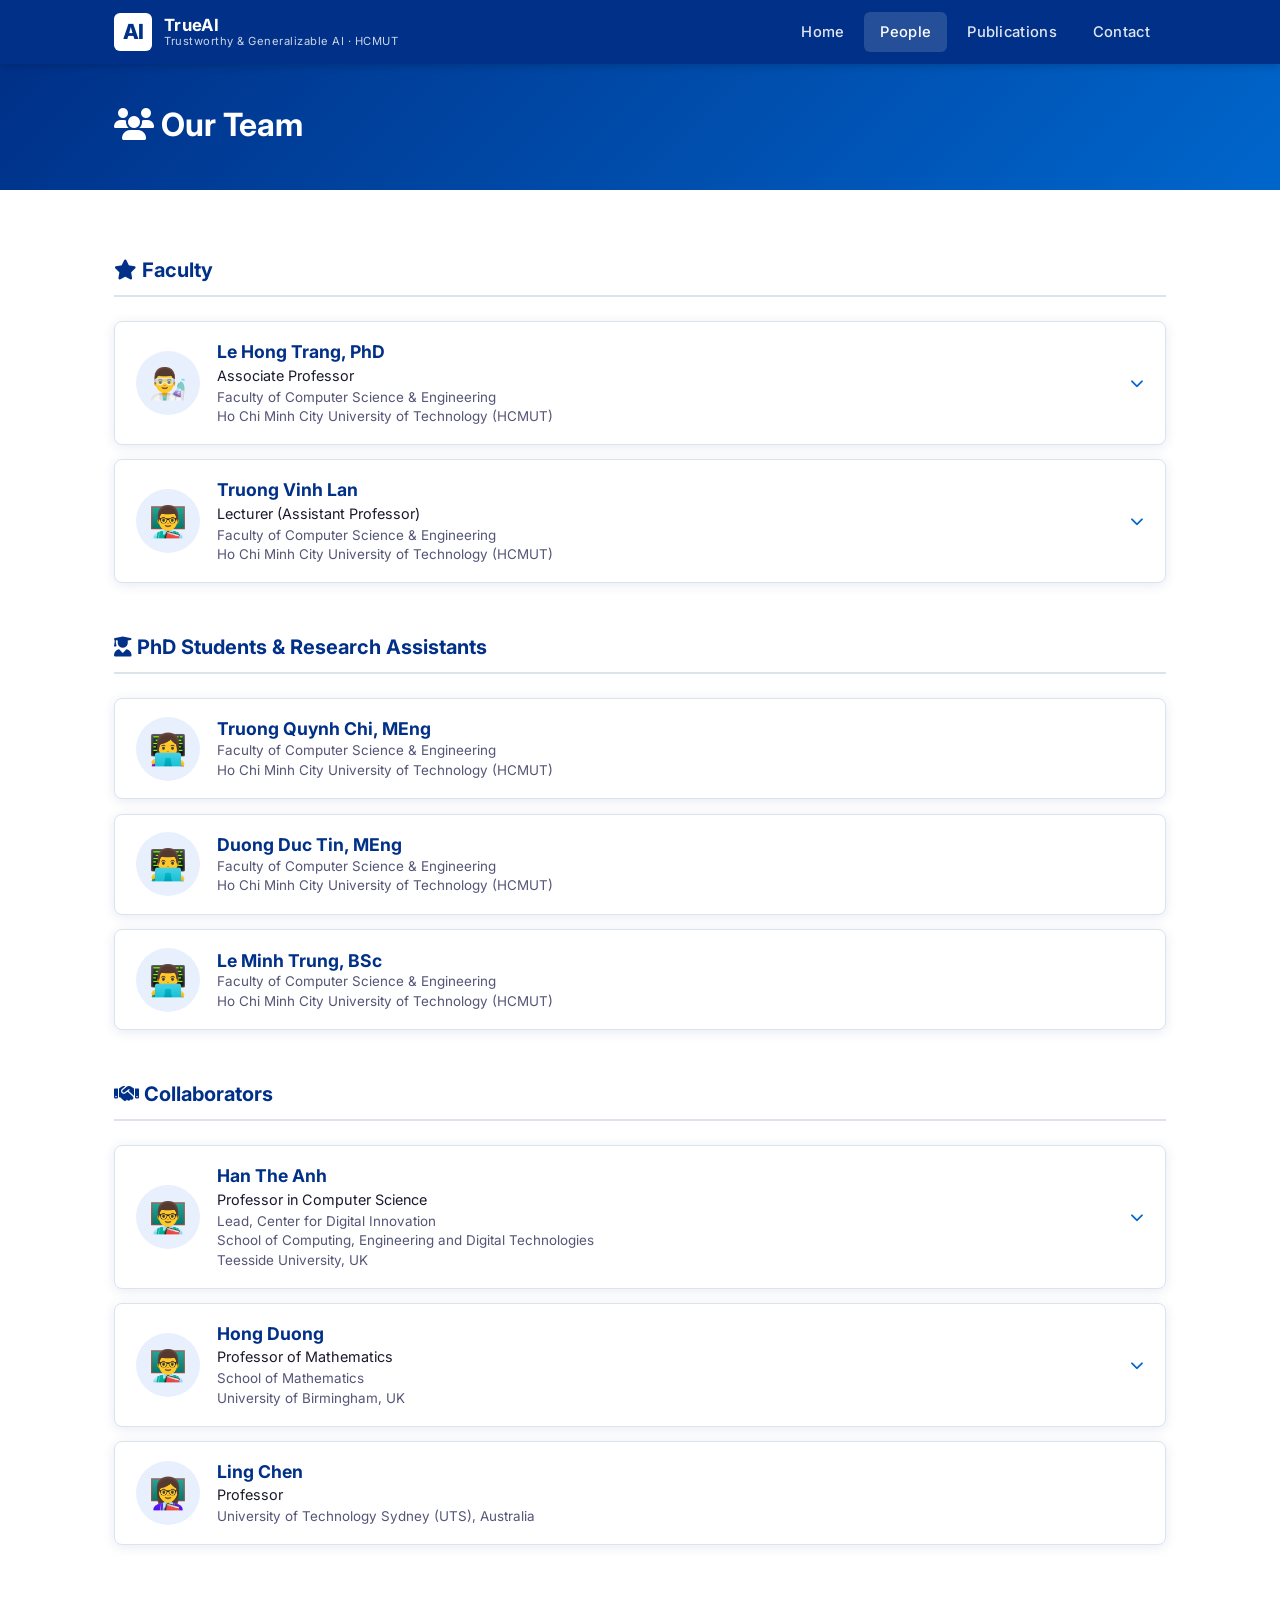
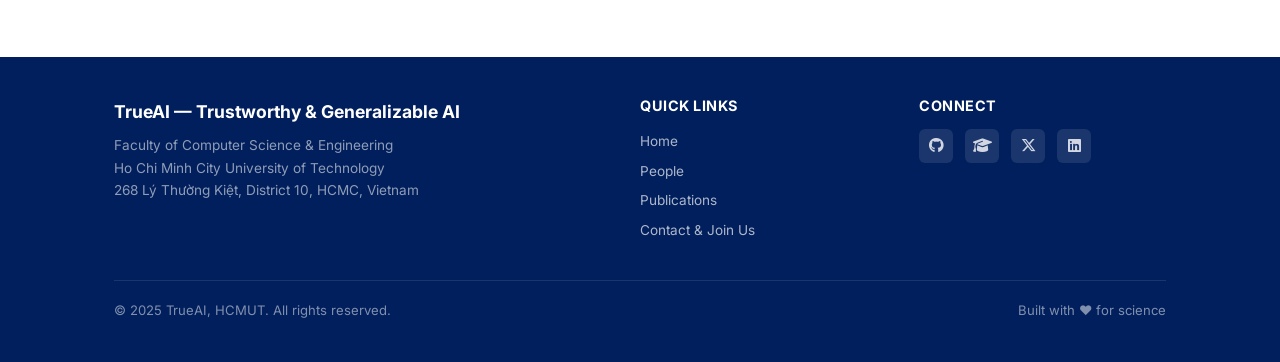
<file: people.html>
<!DOCTYPE html>
<html lang="en">
<head>
  <meta charset="UTF-8" />
  <meta name="viewport" content="width=device-width, initial-scale=1.0" />
  <title>People &mdash; TrueAI | HCMUT</title>
  <meta name="description" content="Meet the team at TrueAI (TRUstworthy &amp; gEneralizable AI), HCMUT." />
  <link rel="stylesheet" href="css/style.css" />
  <link rel="preconnect" href="https://fonts.googleapis.com" />
  <link href="https://fonts.googleapis.com/css2?family=Inter:wght@400;500;600;700;800&display=swap" rel="stylesheet" />
  <link rel="stylesheet" href="https://cdnjs.cloudflare.com/ajax/libs/font-awesome/6.5.0/css/all.min.css" />
</head>
<body>

<!-- ===== NAVBAR ===== -->
<nav class="navbar">
  <div class="navbar-inner">
    <a href="index.html" class="navbar-brand">
      <div class="lab-icon">AI</div>
      <div class="lab-name">
        TrueAI
        <small>Trustworthy &amp; Generalizable AI &middot; HCMUT</small>
      </div>
    </a>
    <button class="nav-toggle" aria-label="Toggle menu">
      <span></span><span></span><span></span>
    </button>
    <ul class="nav-links">
      <li><a href="index.html">Home</a></li>
      <li><a href="people.html" class="active">People</a></li>
      <li><a href="publications.html">Publications</a></li>
      <li><a href="contact.html">Contact</a></li>
    </ul>
  </div>
</nav>

<!-- ===== PAGE HEADER ===== -->
<div class="page-header">
  <div class="container">
    <h1><i class="fa-solid fa-users"></i> Our Team</h1>
    <!-- <p>The people behind our research at HCMUT</p> -->
  </div>
</div>

<!-- ===== MAIN CONTENT ===== -->
<section>
  <div class="container">

    <div class="people-section">
      <div class="people-section-title"><i class="fa-solid fa-star"></i> Faculty</div>

      <div class="person">
        <button class="person-head" aria-expanded="false" aria-controls="bio-trang">
          <span class="person-photo">👨‍🔬</span>
          <span class="person-id">
            <span class="person-name">Le Hong Trang, PhD</span>
            <span class="person-title">Associate Professor</span>
            <span class="person-affil">Faculty of Computer Science &amp; Engineering<br>Ho Chi Minh City University of Technology (HCMUT)</span>
          </span>
          <span class="person-caret" aria-hidden="true"><i class="fa-solid fa-chevron-down"></i></span>
        </button>
        <div class="person-bio" id="bio-trang" hidden>
          <p>
            Le Hong Trang is an Associate Professor at Ho Chi Minh City University of Technology
            (HCMUT), Vietnam, where he leads a research group for Trustworthy &amp; Generalizable AI.
            His research lies at the intersection of artificial intelligence, game theory, machine
            learning, and optimization, with current interests in trustworthy and cooperative AI,
            intelligent planning, and learning-based methods for industrial applications. Alongside
            his academic research, he has substantial industry experience in developing AI solutions
            for industrial manufacturing.
          </p>
          <p>
            Previously, he received his Ph.D. in Applied Mathematics from the University of Lisboa,
            Portugal, in 2014, including a one-year research stay at KU Leuven, Belgium. In 2024, he
            was a USA-ID PHER Visiting Scholar at California State University, Northridge, USA.
          </p>
        <div class="person-links">
          <a href="mailto:lhtrang@hcmut.edu.vn" class="pi-link"><i class="fa-solid fa-envelope"></i> lhtrang@hcmut.edu.vn</a>
          <a href="https://scholar.google.com/citations?hl=en&amp;user=3hnmhI4AAAAJ&amp;view_op=list_works&amp;sortby=pubdate" target="_blank" rel="noopener" class="pi-link"><i class="fa-solid fa-graduation-cap"></i> Google Scholar</a>
        </div>
        </div>
      </div>


      <div class="person">
        <button class="person-head" aria-expanded="false" aria-controls="bio-lan">
          <span class="person-photo">👨‍🏫</span>
          <span class="person-id">
            <span class="person-name">Truong Vinh Lan</span>
            <span class="person-title">Lecturer (Assistant Professor)</span>
            <span class="person-affil">Faculty of Computer Science &amp; Engineering<br>Ho Chi Minh City University of Technology (HCMUT)</span>
          </span>
          <span class="person-caret" aria-hidden="true"><i class="fa-solid fa-chevron-down"></i></span>
        </button>
        <div class="person-bio" id="bio-lan" hidden>
          <p>
            Lan V. Truong joined the Faculty of Computer Science and Engineering, HCMUT, as a
            Lecturer (Assistant Professor) in September 2025. He received his Ph.D. from the
            Department of Electrical and Computer Engineering, National University of Singapore
            (NUS) in 2018, was a Research Fellow in the School of Computing at NUS, spent nearly
            four years as a Research Associate with the Signal Processing and Communications /
            Information and Inference group at the Department of Engineering, University of
            Cambridge, and was a Lecturer (Assistant Professor) at the School of Mathematics,
            Statistics and Actuarial Science, University of Essex, from 2023 to 2025.
          </p>
          <p>
            His research covers machine learning, deep learning, information theory and statistics.
          </p>
        <div class="person-links">
          <a href="mailto:lantv@hcmut.edu.vn" class="pi-link"><i class="fa-solid fa-envelope"></i> lantv@hcmut.edu.vn</a>
          <a href="https://sites.google.com/site/truongvinhlan" target="_blank" rel="noopener" class="pi-link"><i class="fa-solid fa-globe"></i> Homepage</a>
        </div>
        </div>
      </div>
    </div>

    <div class="people-section">
      <div class="people-section-title"><i class="fa-solid fa-user-graduate"></i> PhD Students &amp; Research Assistants</div>

      <!-- TODO: role (PhD student or research assistant), start year, email, bio -->
      <div class="person">
        <div class="person-head person-head--static">
          <span class="person-photo">👩‍💻</span>
          <span class="person-id">
            <span class="person-name">Truong Quynh Chi, MEng</span>
            <span class="person-affil">Faculty of Computer Science &amp; Engineering<br>Ho Chi Minh City University of Technology (HCMUT)</span>
          </span>
        </div>
      </div>

      <!-- TODO: role (PhD student or research assistant), start year, email, bio -->
      <div class="person">
        <div class="person-head person-head--static">
          <span class="person-photo">👨‍💻</span>
          <span class="person-id">
            <span class="person-name">Duong Duc Tin, MEng</span>
            <span class="person-affil">Faculty of Computer Science &amp; Engineering<br>Ho Chi Minh City University of Technology (HCMUT)</span>
          </span>
        </div>
      </div>

      <!-- TODO: role (PhD student or research assistant), start year, email, bio -->
      <div class="person">
        <div class="person-head person-head--static">
          <span class="person-photo">👨‍💻</span>
          <span class="person-id">
            <span class="person-name">Le Minh Trung, BSc</span>
            <span class="person-affil">Faculty of Computer Science &amp; Engineering<br>Ho Chi Minh City University of Technology (HCMUT)</span>
          </span>
        </div>
      </div>
    </div>

    <div class="people-section">
      <div class="people-section-title"><i class="fa-solid fa-handshake"></i> Collaborators</div>

      <div class="person">
        <button class="person-head" aria-expanded="false" aria-controls="bio-theanh">
          <span class="person-photo">👨‍🏫</span>
          <span class="person-id">
            <span class="person-name">Han The Anh</span>
            <span class="person-title">Professor in Computer Science</span>
            <span class="person-affil">Lead, Center for Digital Innovation<br>School of Computing, Engineering and Digital Technologies<br>Teesside University, UK</span>
          </span>
          <span class="person-caret" aria-hidden="true"><i class="fa-solid fa-chevron-down"></i></span>
        </button>
        <div class="person-bio" id="bio-theanh" hidden>
          <p>
            The Anh Han is a Professor in Computer Science and Lead of the Center for Digital
            Innovation at the School of Computing, Engineering and Digital Technologies, Teesside
            University, UK. His research covers evolutionary game theory, the evolution of
            cooperation, AI safety and AI race modelling, cognitive modelling, knowledge
            representation and reasoning, intention recognition, agent-based modelling and
            behavioural economics.
          </p>
        <div class="person-links">
          <a href="mailto:T.Han@tees.ac.uk" class="pi-link"><i class="fa-solid fa-envelope"></i> T.Han@tees.ac.uk</a>
          <a href="https://sites.google.com/site/hantheanhinf/" target="_blank" rel="noopener" class="pi-link"><i class="fa-solid fa-globe"></i> Homepage</a>
        </div>
        </div>
      </div>

      
      <div class="person">
        <button class="person-head" aria-expanded="false" aria-controls="bio-hong">
          <span class="person-photo">👨‍🏫</span>
          <span class="person-id">
            <span class="person-name">Hong Duong</span>
            <span class="person-title">Professor of Mathematics</span>
            <span class="person-affil">School of Mathematics<br>University of Birmingham, UK</span>
          </span>
          <span class="person-caret" aria-hidden="true"><i class="fa-solid fa-chevron-down"></i></span>
        </button>
        <div class="person-bio" id="bio-hong" hidden>
        <div class="person-links">
          <a href="mailto:h.duong@bham.ac.uk" class="pi-link"><i class="fa-solid fa-envelope"></i> h.duong@bham.ac.uk</a>
          <a href="https://scholar.google.com/citations?user=9RvzTfwAAAAJ&amp;hl=en" target="_blank" rel="noopener" class="pi-link"><i class="fa-solid fa-graduation-cap"></i> Google Scholar</a>
        </div>
        </div>
      </div>

      
      <!-- TODO: school within UTS, email or homepage, bio -->
      <div class="person">
        <div class="person-head person-head--static">
          <span class="person-photo">👩‍🏫</span>
          <span class="person-id">
            <span class="person-name">Ling Chen</span>
            <span class="person-title">Professor</span>
            <span class="person-affil">University of Technology Sydney (UTS), Australia</span>
          </span>
        </div>
      </div>
    </div>
  </div>
</section>

<!-- ===== FOOTER ===== -->
<footer>
  <div class="container">
    <div class="footer-inner">
      <div class="footer-brand">
        <div class="footer-title">TrueAI &mdash; Trustworthy &amp; Generalizable AI</div>
        <p>Faculty of Computer Science &amp; Engineering<br>
        Ho Chi Minh City University of Technology<br>
        268 Lý Thường Kiệt, District 10, HCMC, Vietnam</p>
      </div>
      <div class="footer-links">
        <h4>Quick Links</h4>
        <ul>
          <li><a href="index.html">Home</a></li>
          <li><a href="people.html">People</a></li>
          <li><a href="publications.html">Publications</a></li>
          <li><a href="contact.html">Contact &amp; Join Us</a></li>
        </ul>
      </div>
      <div class="footer-social">
        <h4>Connect</h4>
        <div class="social-icons">
          <a href="#" class="social-icon" title="GitHub"><i class="fa-brands fa-github"></i></a>
          <a href="#" class="social-icon" title="Google Scholar"><i class="fa-solid fa-graduation-cap"></i></a>
          <a href="#" class="social-icon" title="Twitter/X"><i class="fa-brands fa-x-twitter"></i></a>
          <a href="#" class="social-icon" title="LinkedIn"><i class="fa-brands fa-linkedin"></i></a>
        </div>
      </div>
    </div>
    <div class="footer-bottom">
      <span>&copy; 2025 TrueAI, HCMUT. All rights reserved.</span>
      <span>Built with ❤️ for science</span>
    </div>
  </div>
</footer>

<script src="js/main.js"></script>
</body>
</html>
</file>
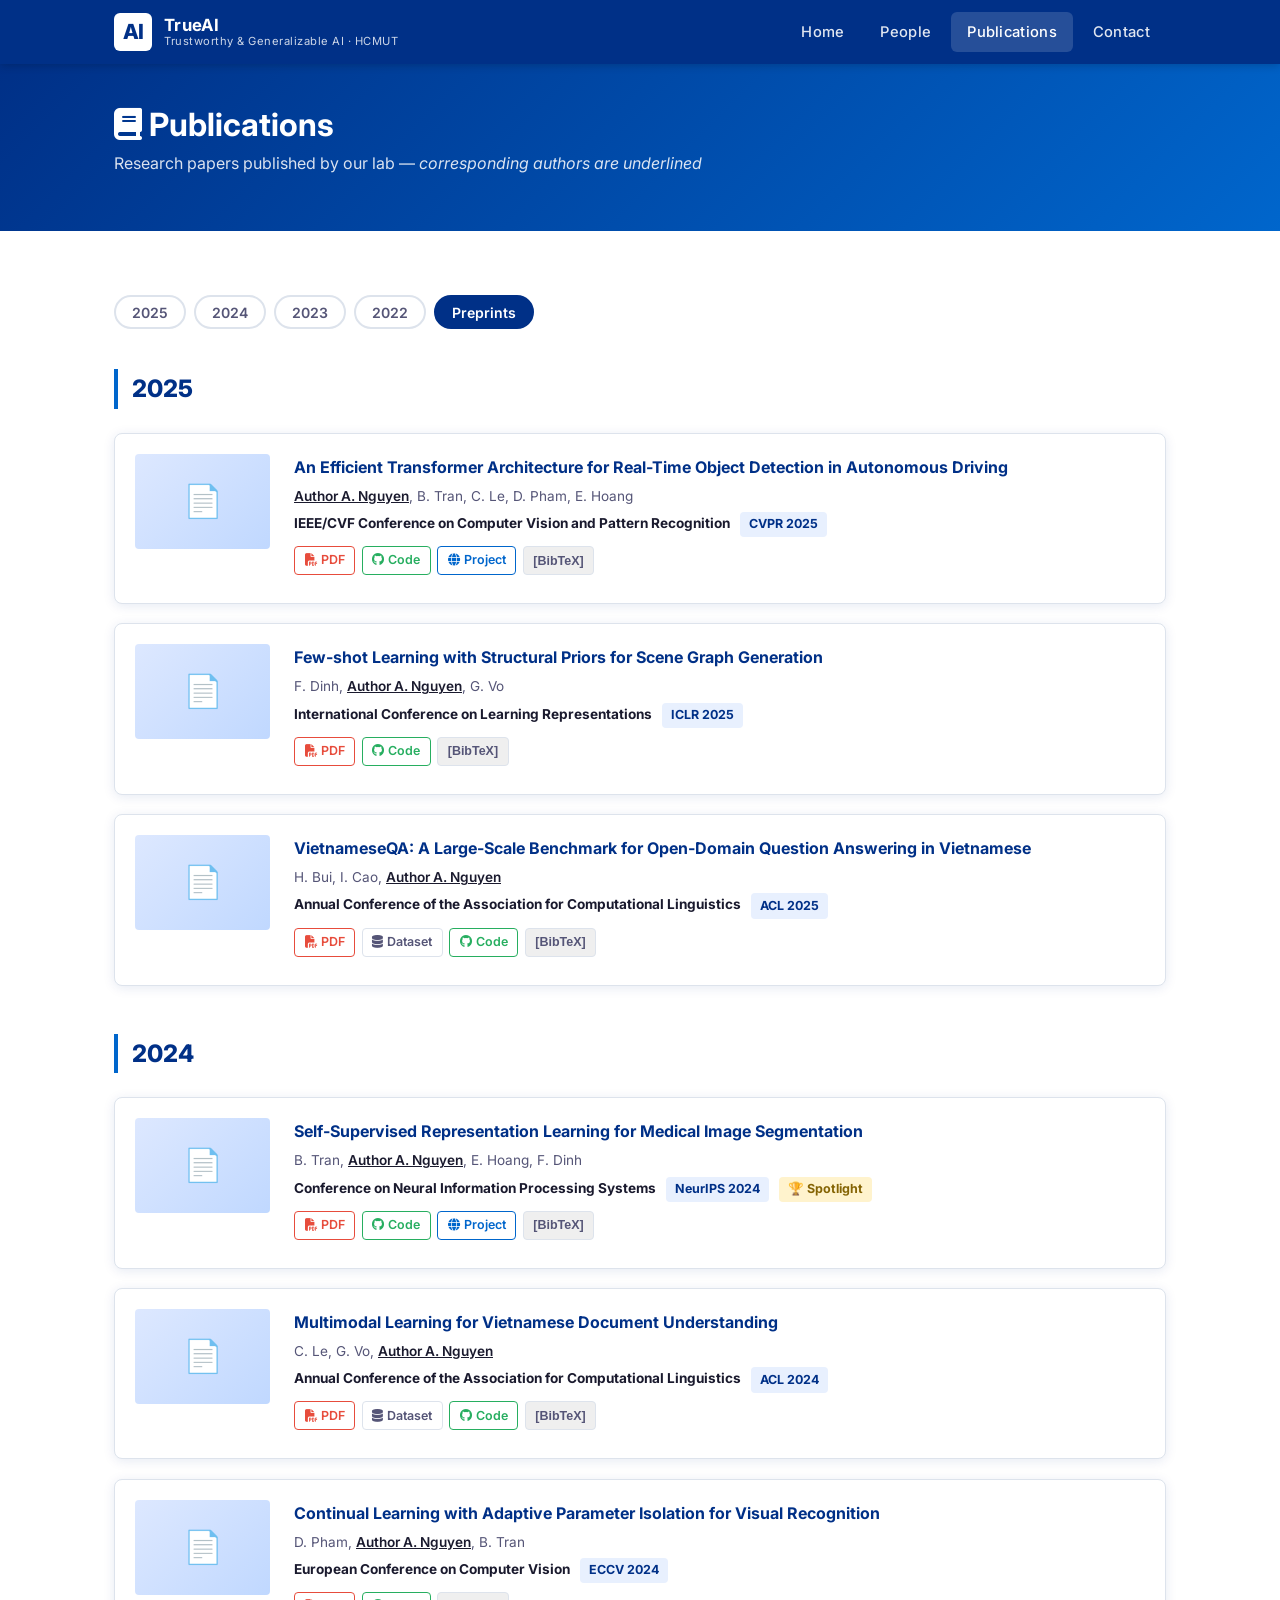
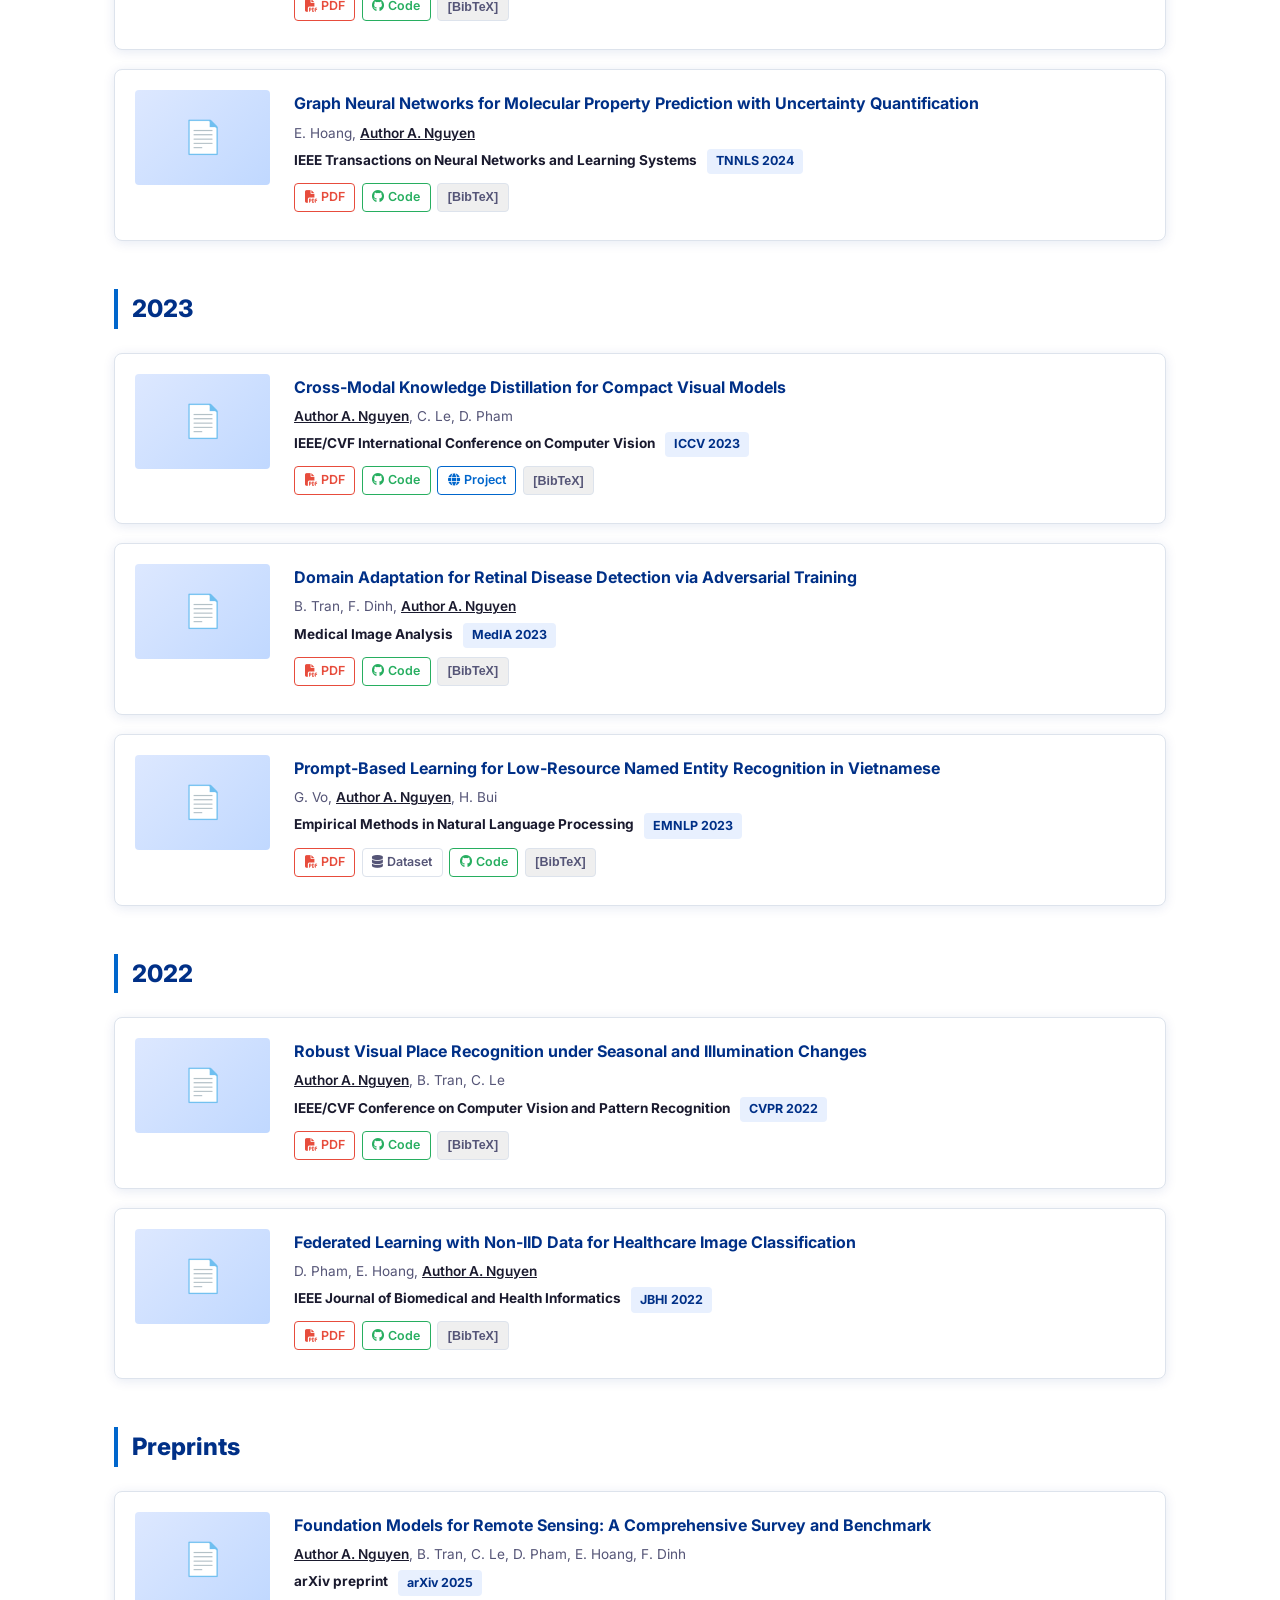
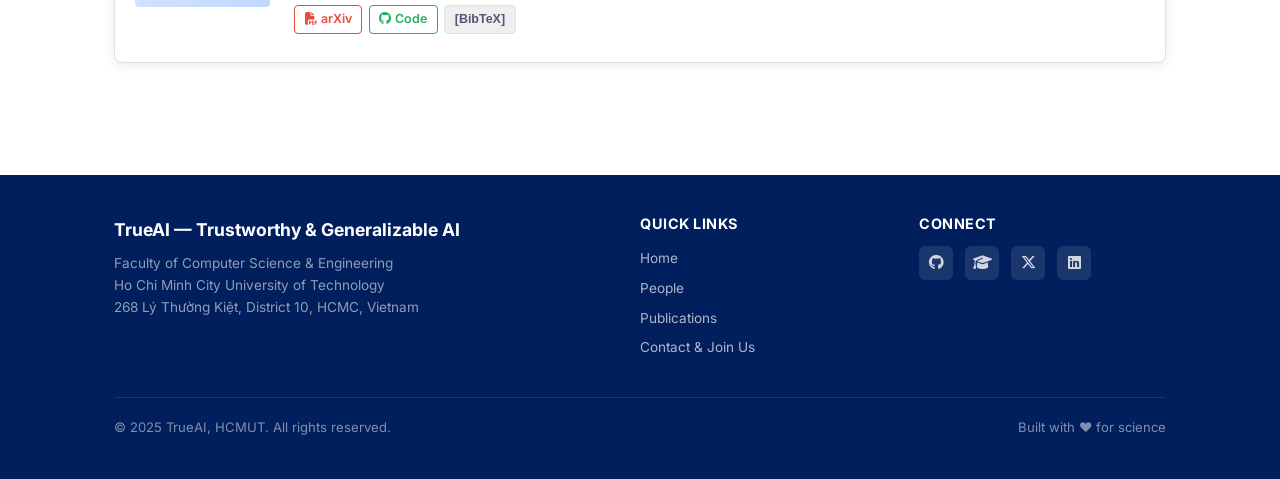
<file: publications.html>
<!DOCTYPE html>
<html lang="en">
<head>
  <meta charset="UTF-8" />
  <meta name="viewport" content="width=device-width, initial-scale=1.0" />
  <title>Publications &mdash; TrueAI | HCMUT</title>
  <meta name="description" content="Publications from TrueAI (TRUstworthy &amp; gEneralizable AI), HCMUT." />
  <link rel="stylesheet" href="css/style.css" />
  <link rel="preconnect" href="https://fonts.googleapis.com" />
  <link href="https://fonts.googleapis.com/css2?family=Inter:wght@400;500;600;700;800&display=swap" rel="stylesheet" />
  <link rel="stylesheet" href="https://cdnjs.cloudflare.com/ajax/libs/font-awesome/6.5.0/css/all.min.css" />
</head>
<body>

<!-- ===== NAVBAR ===== -->
<nav class="navbar">
  <div class="navbar-inner">
    <a href="index.html" class="navbar-brand">
      <div class="lab-icon">AI</div>
      <div class="lab-name">
        TrueAI
        <small>Trustworthy &amp; Generalizable AI &middot; HCMUT</small>
      </div>
    </a>
    <button class="nav-toggle" aria-label="Toggle menu">
      <span></span><span></span><span></span>
    </button>
    <ul class="nav-links">
      <li><a href="index.html">Home</a></li>
      <li><a href="people.html">People</a></li>
      <li><a href="publications.html" class="active">Publications</a></li>
      <li><a href="contact.html">Contact</a></li>
    </ul>
  </div>
</nav>

<!-- ===== PAGE HEADER ===== -->
<div class="page-header">
  <div class="container">
    <h1><i class="fa-solid fa-book"></i> Publications</h1>
    <p>Research papers published by our lab — <em>corresponding authors are underlined</em></p>
  </div>
</div>

<!-- ===== PUBLICATIONS ===== -->
<section>
  <div class="container">

    <!-- Year Navigation -->
    <div class="pub-year-nav">
      <button class="pub-year-btn active" data-year="2025">2025</button>
      <button class="pub-year-btn" data-year="2024">2024</button>
      <button class="pub-year-btn" data-year="2023">2023</button>
      <button class="pub-year-btn" data-year="2022">2022</button>
      <button class="pub-year-btn" data-year="preprint">Preprints</button>
    </div>

    <!-- ===== 2025 ===== -->
    <div class="pub-year-section" id="pub-2025">
      <div class="pub-year-heading">2025</div>
      <div class="pub-list">

        <div class="pub-item">
          <div class="pub-thumb">📄</div>
          <div class="pub-details">
            <div class="pub-title">
              An Efficient Transformer Architecture for Real-Time Object Detection in Autonomous Driving
            </div>
            <div class="pub-authors">
              <em>Author A. Nguyen</em>, B. Tran, C. Le, D. Pham, E. Hoang
            </div>
            <div class="pub-venue">
              <strong>IEEE/CVF Conference on Computer Vision and Pattern Recognition</strong>
              <span class="venue-badge">CVPR 2025</span>
            </div>
            <div class="pub-links">
              <a href="#" class="paper-link pdf"><i class="fa-solid fa-file-pdf"></i> PDF</a>
              <a href="#" class="paper-link code"><i class="fa-brands fa-github"></i> Code</a>
              <a href="#" class="paper-link project"><i class="fa-solid fa-globe"></i> Project</a>
              <button class="paper-link bibtex-toggle" data-target="bib-2025-1">[BibTeX]</button>
            </div>
            <pre id="bib-2025-1" class="bibtex-block">@inproceedings{nguyen2025efficient,
  title     = {An Efficient Transformer Architecture for Real-Time Object Detection in Autonomous Driving},
  author    = {Nguyen, Author A. and Tran, B. and Le, C. and Pham, D. and Hoang, E.},
  booktitle = {Proceedings of the IEEE/CVF Conference on Computer Vision and Pattern Recognition (CVPR)},
  year      = {2025}
}</pre>
          </div>
        </div>

        <div class="pub-item">
          <div class="pub-thumb">📄</div>
          <div class="pub-details">
            <div class="pub-title">
              Few-shot Learning with Structural Priors for Scene Graph Generation
            </div>
            <div class="pub-authors">
              F. Dinh, <em>Author A. Nguyen</em>, G. Vo
            </div>
            <div class="pub-venue">
              <strong>International Conference on Learning Representations</strong>
              <span class="venue-badge">ICLR 2025</span>
            </div>
            <div class="pub-links">
              <a href="#" class="paper-link pdf"><i class="fa-solid fa-file-pdf"></i> PDF</a>
              <a href="#" class="paper-link code"><i class="fa-brands fa-github"></i> Code</a>
              <button class="paper-link bibtex-toggle" data-target="bib-2025-2">[BibTeX]</button>
            </div>
            <pre id="bib-2025-2" class="bibtex-block">@inproceedings{dinh2025fewshot,
  title     = {Few-shot Learning with Structural Priors for Scene Graph Generation},
  author    = {Dinh, F. and Nguyen, Author A. and Vo, G.},
  booktitle = {International Conference on Learning Representations (ICLR)},
  year      = {2025}
}</pre>
          </div>
        </div>

        <div class="pub-item">
          <div class="pub-thumb">📄</div>
          <div class="pub-details">
            <div class="pub-title">
              VietnameseQA: A Large-Scale Benchmark for Open-Domain Question Answering in Vietnamese
            </div>
            <div class="pub-authors">
              H. Bui, I. Cao, <em>Author A. Nguyen</em>
            </div>
            <div class="pub-venue">
              <strong>Annual Conference of the Association for Computational Linguistics</strong>
              <span class="venue-badge">ACL 2025</span>
            </div>
            <div class="pub-links">
              <a href="#" class="paper-link pdf"><i class="fa-solid fa-file-pdf"></i> PDF</a>
              <a href="#" class="paper-link"><i class="fa-solid fa-database"></i> Dataset</a>
              <a href="#" class="paper-link code"><i class="fa-brands fa-github"></i> Code</a>
              <button class="paper-link bibtex-toggle" data-target="bib-2025-3">[BibTeX]</button>
            </div>
            <pre id="bib-2025-3" class="bibtex-block">@inproceedings{bui2025vietnameseqa,
  title     = {VietnameseQA: A Large-Scale Benchmark for Open-Domain Question Answering in Vietnamese},
  author    = {Bui, H. and Cao, I. and Nguyen, Author A.},
  booktitle = {Proceedings of the Annual Conference of the Association for Computational Linguistics (ACL)},
  year      = {2025}
}</pre>
          </div>
        </div>

      </div>
    </div>

    <!-- ===== 2024 ===== -->
    <div class="pub-year-section" id="pub-2024">
      <div class="pub-year-heading">2024</div>
      <div class="pub-list">

        <div class="pub-item">
          <div class="pub-thumb">📄</div>
          <div class="pub-details">
            <div class="pub-title">
              Self-Supervised Representation Learning for Medical Image Segmentation
            </div>
            <div class="pub-authors">
              B. Tran, <em>Author A. Nguyen</em>, E. Hoang, F. Dinh
            </div>
            <div class="pub-venue">
              <strong>Conference on Neural Information Processing Systems</strong>
              <span class="venue-badge">NeurIPS 2024</span>
              <span class="venue-badge highlight-badge">🏆 Spotlight</span>
            </div>
            <div class="pub-links">
              <a href="#" class="paper-link pdf"><i class="fa-solid fa-file-pdf"></i> PDF</a>
              <a href="#" class="paper-link code"><i class="fa-brands fa-github"></i> Code</a>
              <a href="#" class="paper-link project"><i class="fa-solid fa-globe"></i> Project</a>
              <button class="paper-link bibtex-toggle" data-target="bib-2024-1">[BibTeX]</button>
            </div>
            <pre id="bib-2024-1" class="bibtex-block">@inproceedings{tran2024selfsupervised,
  title     = {Self-Supervised Representation Learning for Medical Image Segmentation},
  author    = {Tran, B. and Nguyen, Author A. and Hoang, E. and Dinh, F.},
  booktitle = {Advances in Neural Information Processing Systems (NeurIPS)},
  year      = {2024}
}</pre>
          </div>
        </div>

        <div class="pub-item">
          <div class="pub-thumb">📄</div>
          <div class="pub-details">
            <div class="pub-title">
              Multimodal Learning for Vietnamese Document Understanding
            </div>
            <div class="pub-authors">
              C. Le, G. Vo, <em>Author A. Nguyen</em>
            </div>
            <div class="pub-venue">
              <strong>Annual Conference of the Association for Computational Linguistics</strong>
              <span class="venue-badge">ACL 2024</span>
            </div>
            <div class="pub-links">
              <a href="#" class="paper-link pdf"><i class="fa-solid fa-file-pdf"></i> PDF</a>
              <a href="#" class="paper-link"><i class="fa-solid fa-database"></i> Dataset</a>
              <a href="#" class="paper-link code"><i class="fa-brands fa-github"></i> Code</a>
              <button class="paper-link bibtex-toggle" data-target="bib-2024-2">[BibTeX]</button>
            </div>
            <pre id="bib-2024-2" class="bibtex-block">@inproceedings{le2024multimodal,
  title     = {Multimodal Learning for Vietnamese Document Understanding},
  author    = {Le, C. and Vo, G. and Nguyen, Author A.},
  booktitle = {Proceedings of the Annual Conference of the Association for Computational Linguistics (ACL)},
  year      = {2024}
}</pre>
          </div>
        </div>

        <div class="pub-item">
          <div class="pub-thumb">📄</div>
          <div class="pub-details">
            <div class="pub-title">
              Continual Learning with Adaptive Parameter Isolation for Visual Recognition
            </div>
            <div class="pub-authors">
              D. Pham, <em>Author A. Nguyen</em>, B. Tran
            </div>
            <div class="pub-venue">
              <strong>European Conference on Computer Vision</strong>
              <span class="venue-badge">ECCV 2024</span>
            </div>
            <div class="pub-links">
              <a href="#" class="paper-link pdf"><i class="fa-solid fa-file-pdf"></i> PDF</a>
              <a href="#" class="paper-link code"><i class="fa-brands fa-github"></i> Code</a>
              <button class="paper-link bibtex-toggle" data-target="bib-2024-3">[BibTeX]</button>
            </div>
            <pre id="bib-2024-3" class="bibtex-block">@inproceedings{pham2024continual,
  title     = {Continual Learning with Adaptive Parameter Isolation for Visual Recognition},
  author    = {Pham, D. and Nguyen, Author A. and Tran, B.},
  booktitle = {European Conference on Computer Vision (ECCV)},
  year      = {2024}
}</pre>
          </div>
        </div>

        <div class="pub-item">
          <div class="pub-thumb">📄</div>
          <div class="pub-details">
            <div class="pub-title">
              Graph Neural Networks for Molecular Property Prediction with Uncertainty Quantification
            </div>
            <div class="pub-authors">
              E. Hoang, <em>Author A. Nguyen</em>
            </div>
            <div class="pub-venue">
              <strong>IEEE Transactions on Neural Networks and Learning Systems</strong>
              <span class="venue-badge">TNNLS 2024</span>
            </div>
            <div class="pub-links">
              <a href="#" class="paper-link pdf"><i class="fa-solid fa-file-pdf"></i> PDF</a>
              <a href="#" class="paper-link code"><i class="fa-brands fa-github"></i> Code</a>
              <button class="paper-link bibtex-toggle" data-target="bib-2024-4">[BibTeX]</button>
            </div>
            <pre id="bib-2024-4" class="bibtex-block">@article{hoang2024graph,
  title   = {Graph Neural Networks for Molecular Property Prediction with Uncertainty Quantification},
  author  = {Hoang, E. and Nguyen, Author A.},
  journal = {IEEE Transactions on Neural Networks and Learning Systems},
  year    = {2024}
}</pre>
          </div>
        </div>

      </div>
    </div>

    <!-- ===== 2023 ===== -->
    <div class="pub-year-section" id="pub-2023">
      <div class="pub-year-heading">2023</div>
      <div class="pub-list">

        <div class="pub-item">
          <div class="pub-thumb">📄</div>
          <div class="pub-details">
            <div class="pub-title">
              Cross-Modal Knowledge Distillation for Compact Visual Models
            </div>
            <div class="pub-authors">
              <em>Author A. Nguyen</em>, C. Le, D. Pham
            </div>
            <div class="pub-venue">
              <strong>IEEE/CVF International Conference on Computer Vision</strong>
              <span class="venue-badge">ICCV 2023</span>
            </div>
            <div class="pub-links">
              <a href="#" class="paper-link pdf"><i class="fa-solid fa-file-pdf"></i> PDF</a>
              <a href="#" class="paper-link code"><i class="fa-brands fa-github"></i> Code</a>
              <a href="#" class="paper-link project"><i class="fa-solid fa-globe"></i> Project</a>
              <button class="paper-link bibtex-toggle" data-target="bib-2023-1">[BibTeX]</button>
            </div>
            <pre id="bib-2023-1" class="bibtex-block">@inproceedings{nguyen2023cross,
  title     = {Cross-Modal Knowledge Distillation for Compact Visual Models},
  author    = {Nguyen, Author A. and Le, C. and Pham, D.},
  booktitle = {Proceedings of the IEEE/CVF International Conference on Computer Vision (ICCV)},
  year      = {2023}
}</pre>
          </div>
        </div>

        <div class="pub-item">
          <div class="pub-thumb">📄</div>
          <div class="pub-details">
            <div class="pub-title">
              Domain Adaptation for Retinal Disease Detection via Adversarial Training
            </div>
            <div class="pub-authors">
              B. Tran, F. Dinh, <em>Author A. Nguyen</em>
            </div>
            <div class="pub-venue">
              <strong>Medical Image Analysis</strong>
              <span class="venue-badge">MedIA 2023</span>
            </div>
            <div class="pub-links">
              <a href="#" class="paper-link pdf"><i class="fa-solid fa-file-pdf"></i> PDF</a>
              <a href="#" class="paper-link code"><i class="fa-brands fa-github"></i> Code</a>
              <button class="paper-link bibtex-toggle" data-target="bib-2023-2">[BibTeX]</button>
            </div>
            <pre id="bib-2023-2" class="bibtex-block">@article{tran2023domain,
  title   = {Domain Adaptation for Retinal Disease Detection via Adversarial Training},
  author  = {Tran, B. and Dinh, F. and Nguyen, Author A.},
  journal = {Medical Image Analysis},
  year    = {2023}
}</pre>
          </div>
        </div>

        <div class="pub-item">
          <div class="pub-thumb">📄</div>
          <div class="pub-details">
            <div class="pub-title">
              Prompt-Based Learning for Low-Resource Named Entity Recognition in Vietnamese
            </div>
            <div class="pub-authors">
              G. Vo, <em>Author A. Nguyen</em>, H. Bui
            </div>
            <div class="pub-venue">
              <strong>Empirical Methods in Natural Language Processing</strong>
              <span class="venue-badge">EMNLP 2023</span>
            </div>
            <div class="pub-links">
              <a href="#" class="paper-link pdf"><i class="fa-solid fa-file-pdf"></i> PDF</a>
              <a href="#" class="paper-link"><i class="fa-solid fa-database"></i> Dataset</a>
              <a href="#" class="paper-link code"><i class="fa-brands fa-github"></i> Code</a>
              <button class="paper-link bibtex-toggle" data-target="bib-2023-3">[BibTeX]</button>
            </div>
            <pre id="bib-2023-3" class="bibtex-block">@inproceedings{vo2023prompt,
  title     = {Prompt-Based Learning for Low-Resource Named Entity Recognition in Vietnamese},
  author    = {Vo, G. and Nguyen, Author A. and Bui, H.},
  booktitle = {Proceedings of Empirical Methods in Natural Language Processing (EMNLP)},
  year      = {2023}
}</pre>
          </div>
        </div>

      </div>
    </div>

    <!-- ===== 2022 ===== -->
    <div class="pub-year-section" id="pub-2022">
      <div class="pub-year-heading">2022</div>
      <div class="pub-list">

        <div class="pub-item">
          <div class="pub-thumb">📄</div>
          <div class="pub-details">
            <div class="pub-title">
              Robust Visual Place Recognition under Seasonal and Illumination Changes
            </div>
            <div class="pub-authors">
              <em>Author A. Nguyen</em>, B. Tran, C. Le
            </div>
            <div class="pub-venue">
              <strong>IEEE/CVF Conference on Computer Vision and Pattern Recognition</strong>
              <span class="venue-badge">CVPR 2022</span>
            </div>
            <div class="pub-links">
              <a href="#" class="paper-link pdf"><i class="fa-solid fa-file-pdf"></i> PDF</a>
              <a href="#" class="paper-link code"><i class="fa-brands fa-github"></i> Code</a>
              <button class="paper-link bibtex-toggle" data-target="bib-2022-1">[BibTeX]</button>
            </div>
            <pre id="bib-2022-1" class="bibtex-block">@inproceedings{nguyen2022robust,
  title     = {Robust Visual Place Recognition under Seasonal and Illumination Changes},
  author    = {Nguyen, Author A. and Tran, B. and Le, C.},
  booktitle = {Proceedings of the IEEE/CVF Conference on Computer Vision and Pattern Recognition (CVPR)},
  year      = {2022}
}</pre>
          </div>
        </div>

        <div class="pub-item">
          <div class="pub-thumb">📄</div>
          <div class="pub-details">
            <div class="pub-title">
              Federated Learning with Non-IID Data for Healthcare Image Classification
            </div>
            <div class="pub-authors">
              D. Pham, E. Hoang, <em>Author A. Nguyen</em>
            </div>
            <div class="pub-venue">
              <strong>IEEE Journal of Biomedical and Health Informatics</strong>
              <span class="venue-badge">JBHI 2022</span>
            </div>
            <div class="pub-links">
              <a href="#" class="paper-link pdf"><i class="fa-solid fa-file-pdf"></i> PDF</a>
              <a href="#" class="paper-link code"><i class="fa-brands fa-github"></i> Code</a>
              <button class="paper-link bibtex-toggle" data-target="bib-2022-2">[BibTeX]</button>
            </div>
            <pre id="bib-2022-2" class="bibtex-block">@article{pham2022federated,
  title   = {Federated Learning with Non-IID Data for Healthcare Image Classification},
  author  = {Pham, D. and Hoang, E. and Nguyen, Author A.},
  journal = {IEEE Journal of Biomedical and Health Informatics},
  year    = {2022}
}</pre>
          </div>
        </div>

      </div>
    </div>

    <!-- ===== PREPRINTS ===== -->
    <div class="pub-year-section" id="pub-preprint">
      <div class="pub-year-heading">Preprints</div>
      <div class="pub-list">

        <div class="pub-item">
          <div class="pub-thumb">📄</div>
          <div class="pub-details">
            <div class="pub-title">
              Foundation Models for Remote Sensing: A Comprehensive Survey and Benchmark
            </div>
            <div class="pub-authors">
              <em>Author A. Nguyen</em>, B. Tran, C. Le, D. Pham, E. Hoang, F. Dinh
            </div>
            <div class="pub-venue">
              <strong>arXiv preprint</strong>
              <span class="venue-badge">arXiv 2025</span>
            </div>
            <div class="pub-links">
              <a href="#" class="paper-link pdf"><i class="fa-solid fa-file-pdf"></i> arXiv</a>
              <a href="#" class="paper-link code"><i class="fa-brands fa-github"></i> Code</a>
              <button class="paper-link bibtex-toggle" data-target="bib-pre-1">[BibTeX]</button>
            </div>
            <pre id="bib-pre-1" class="bibtex-block">@article{nguyen2025foundation,
  title   = {Foundation Models for Remote Sensing: A Comprehensive Survey and Benchmark},
  author  = {Nguyen, Author A. and Tran, B. and Le, C. and Pham, D. and Hoang, E. and Dinh, F.},
  journal = {arXiv preprint arXiv:2501.XXXXX},
  year    = {2025}
}</pre>
          </div>
        </div>

      </div>
    </div>

  </div>
</section>

<!-- ===== FOOTER ===== -->
<footer>
  <div class="container">
    <div class="footer-inner">
      <div class="footer-brand">
        <div class="footer-title">TrueAI &mdash; Trustworthy &amp; Generalizable AI</div>
        <p>Faculty of Computer Science &amp; Engineering<br>
        Ho Chi Minh City University of Technology<br>
        268 Lý Thường Kiệt, District 10, HCMC, Vietnam</p>
      </div>
      <div class="footer-links">
        <h4>Quick Links</h4>
        <ul>
          <li><a href="index.html">Home</a></li>
          <li><a href="people.html">People</a></li>
          <li><a href="publications.html">Publications</a></li>
          <li><a href="contact.html">Contact &amp; Join Us</a></li>
        </ul>
      </div>
      <div class="footer-social">
        <h4>Connect</h4>
        <div class="social-icons">
          <a href="#" class="social-icon" title="GitHub"><i class="fa-brands fa-github"></i></a>
          <a href="#" class="social-icon" title="Google Scholar"><i class="fa-solid fa-graduation-cap"></i></a>
          <a href="#" class="social-icon" title="Twitter/X"><i class="fa-brands fa-x-twitter"></i></a>
          <a href="#" class="social-icon" title="LinkedIn"><i class="fa-brands fa-linkedin"></i></a>
        </div>
      </div>
    </div>
    <div class="footer-bottom">
      <span>&copy; 2025 TrueAI, HCMUT. All rights reserved.</span>
      <span>Built with ❤️ for science</span>
    </div>
  </div>
</footer>

<script src="js/main.js"></script>
</body>
</html>
</file>
<file: css/style.css>
/* ===== ROOT VARIABLES ===== */
:root {
  --primary: #003087;
  --primary-dark: #001f5c;
  --accent: #0066CC;
  --accent-light: #e8f0fe;
  --bg: #FFFFFF;
  --bg-section: #f8f9fb;
  --text: #1a1a2e;
  --text-secondary: #555577;
  --border: #dde3ec;
  --shadow: 0 2px 12px rgba(0, 48, 135, 0.10);
  --shadow-hover: 0 6px 24px rgba(0, 48, 135, 0.18);
  --radius: 8px;
  --transition: 0.22s ease;
  --max-width: 1100px;
  --font-main: 'Inter', 'Segoe UI', system-ui, sans-serif;
  --font-serif: 'Georgia', 'Times New Roman', serif;
}

/* ===== RESET & BASE ===== */
*, *::before, *::after { box-sizing: border-box; margin: 0; padding: 0; }

html { scroll-behavior: smooth; font-size: 16px; }

body {
  font-family: var(--font-main);
  color: var(--text);
  background: var(--bg);
  line-height: 1.65;
  -webkit-font-smoothing: antialiased;
}

a { color: var(--accent); text-decoration: none; transition: color var(--transition); }
a:hover { color: var(--primary); text-decoration: underline; }

img { max-width: 100%; display: block; }

/* ===== TYPOGRAPHY ===== */
h1, h2, h3, h4 { line-height: 1.3; font-weight: 700; }
h1 { font-size: 2.4rem; }
h2 { font-size: 1.85rem; }
h3 { font-size: 1.25rem; }
h4 { font-size: 1.05rem; }
p { margin-bottom: 0.9em; }

.section-title {
  font-size: 1.7rem;
  font-weight: 700;
  color: var(--primary);
  padding-bottom: 0.5rem;
  border-bottom: 3px solid var(--accent);
  display: inline-block;
  margin-bottom: 1.8rem;
}

/* ===== LAYOUT ===== */
.container { max-width: var(--max-width); margin: 0 auto; padding: 0 1.5rem; }
section { padding: 4rem 0; }
section:nth-child(even):not(.hero) { background: var(--bg-section); }

/* ===== NAVBAR ===== */
.navbar {
  position: sticky;
  top: 0;
  z-index: 1000;
  background: var(--primary);
  box-shadow: 0 2px 8px rgba(0,0,0,0.18);
}

.navbar-inner {
  display: flex;
  align-items: center;
  justify-content: space-between;
  max-width: var(--max-width);
  margin: 0 auto;
  padding: 0 1.5rem;
  height: 64px;
}

.navbar-brand {
  display: flex;
  align-items: center;
  gap: 0.75rem;
  text-decoration: none;
}

.navbar-brand .lab-icon {
  width: 38px;
  height: 38px;
  background: white;
  border-radius: 6px;
  display: flex;
  align-items: center;
  justify-content: center;
  font-size: 1.3rem;
  font-weight: 800;
  color: var(--primary);
  letter-spacing: -1px;
  flex-shrink: 0;
}

.navbar-brand .lab-name {
  color: white;
  font-size: 1.05rem;
  font-weight: 700;
  letter-spacing: 0.3px;
  line-height: 1.2;
}

.navbar-brand .lab-name small {
  display: block;
  font-size: 0.7rem;
  font-weight: 400;
  opacity: 0.8;
  letter-spacing: 0.5px;
}

.nav-links {
  display: flex;
  gap: 0.25rem;
  list-style: none;
}

.nav-links a {
  display: block;
  color: rgba(255,255,255,0.88);
  padding: 0.5rem 1rem;
  border-radius: 6px;
  font-size: 0.92rem;
  font-weight: 500;
  letter-spacing: 0.3px;
  transition: background var(--transition), color var(--transition);
  text-decoration: none;
}

.nav-links a:hover, .nav-links a.active {
  background: rgba(255,255,255,0.15);
  color: white;
  text-decoration: none;
}

.nav-toggle {
  display: none;
  flex-direction: column;
  gap: 5px;
  cursor: pointer;
  padding: 4px;
}
.nav-toggle span {
  width: 24px;
  height: 2px;
  background: white;
  border-radius: 2px;
  transition: var(--transition);
}

/* ===== HERO ===== */
.hero {
  background: linear-gradient(135deg, var(--primary) 0%, var(--accent) 100%);
  color: white;
  padding: 5rem 0 4rem;
}

.hero-inner {
  display: grid;
  grid-template-columns: 1fr 1fr;
  gap: 3rem;
  align-items: center;
}

.hero-text h1 { font-size: 2.5rem; margin-bottom: 0.8rem; line-height: 1.2; }
.hero-text h1 span { color: #a8d1ff; }
.hero-text p { font-size: 1.05rem; opacity: 0.92; margin-bottom: 1.5rem; }

/* Expansion of the group acronym: TRUstworthy & gEneralizable AI.
   .acro highlights the letters that spell "TrueAI". */
.hero-tagline {
  font-size: 1.15rem;
  font-weight: 500;
  letter-spacing: 0.01em;
  color: #cfe3ff;
  margin-bottom: 1.1rem;
}
.hero-tagline .acro {
  color: #ffffff;
  font-weight: 800;
  text-transform: uppercase;
}

.hero-badges {
  display: flex;
  flex-wrap: wrap;
  gap: 0.5rem;
  margin-bottom: 1.8rem;
}

.badge {
  display: inline-block;
  padding: 0.3rem 0.9rem;
  border-radius: 20px;
  font-size: 0.82rem;
  font-weight: 600;
  background: rgba(255,255,255,0.15);
  border: 1px solid rgba(255,255,255,0.3);
  color: white;
}

.hero-cta { display: flex; gap: 1rem; flex-wrap: wrap; }

.btn {
  display: inline-flex;
  align-items: center;
  gap: 0.4rem;
  padding: 0.65rem 1.4rem;
  border-radius: 6px;
  font-size: 0.92rem;
  font-weight: 600;
  cursor: pointer;
  transition: all var(--transition);
  text-decoration: none;
  border: 2px solid transparent;
}

.btn-white {
  background: white;
  color: var(--primary);
  border-color: white;
}
.btn-white:hover { background: var(--accent-light); color: var(--primary); text-decoration: none; }

.btn-outline-white {
  background: transparent;
  color: white;
  border-color: rgba(255,255,255,0.6);
}
.btn-outline-white:hover { background: rgba(255,255,255,0.12); color: white; text-decoration: none; }

.btn-primary {
  background: var(--primary);
  color: white;
  border-color: var(--primary);
}
.btn-primary:hover { background: var(--primary-dark); text-decoration: none; color: white; }

.hero-stats {
  display: grid;
  grid-template-columns: repeat(3, 1fr);
  gap: 1rem;
  background: rgba(255,255,255,0.1);
  border-radius: var(--radius);
  padding: 1.5rem;
  border: 1px solid rgba(255,255,255,0.2);
}

.stat-item { text-align: center; }
.stat-item .stat-num { font-size: 2rem; font-weight: 800; display: block; }
.stat-item .stat-label { font-size: 0.8rem; opacity: 0.8; }

/* ===== NEWS ===== */
.news-list { list-style: none; }

.news-item {
  display: flex;
  gap: 1rem;
  padding: 0.9rem 0;
  border-bottom: 1px solid var(--border);
  align-items: flex-start;
}

.news-item:last-child { border-bottom: none; }

.news-date {
  flex-shrink: 0;
  font-size: 0.82rem;
  color: var(--text-secondary);
  min-width: 95px;
  padding-top: 2px;
  font-variant-numeric: tabular-nums;
}

.news-tag {
  display: inline-block;
  padding: 0.15rem 0.55rem;
  border-radius: 4px;
  font-size: 0.72rem;
  font-weight: 700;
  text-transform: uppercase;
  letter-spacing: 0.5px;
  margin-right: 0.4rem;
  flex-shrink: 0;
}

.tag-paper { background: #e0f0ff; color: #0055aa; }
.tag-award { background: #fff3e0; color: #e65100; }
.tag-event { background: #e8f5e9; color: #1b5e20; }
.tag-recruit { background: #f3e5f5; color: #6a1b9a; }
.tag-misc { background: #f5f5f5; color: #555; }

.news-content { flex: 1; font-size: 0.92rem; }
.news-toggle-btn {
  display: inline-flex;
  align-items: center;
  gap: 0.35rem;
  background: none;
  border: 1px solid var(--border);
  color: var(--accent);
  cursor: pointer;
  font-size: 0.85rem;
  padding: 0.35rem 0.85rem;
  border-radius: 4px;
  margin-top: 0.75rem;
  transition: all var(--transition);
  font-family: var(--font-main);
}
.news-toggle-btn:hover { background: var(--accent-light); }

/* ===== RESEARCH AREAS ===== */
.research-grid {
  display: grid;
  grid-template-columns: repeat(auto-fill, minmax(260px, 1fr));
  gap: 1.5rem;
}

.research-card {
  background: white;
  border-radius: var(--radius);
  border: 1px solid var(--border);
  overflow: hidden;
  box-shadow: var(--shadow);
  transition: transform var(--transition), box-shadow var(--transition);
}

.research-card:hover { transform: translateY(-4px); box-shadow: var(--shadow-hover); }

.research-card-img {
  height: 155px;
  background: linear-gradient(135deg, var(--accent-light), #d0e8ff);
  display: flex;
  align-items: center;
  justify-content: center;
  font-size: 3rem;
  overflow: hidden;
}

.research-card-img img { width: 100%; height: 100%; object-fit: cover; }

.research-card-body { padding: 1.1rem 1.25rem 1.25rem; }
.research-card-body h3 { font-size: 1.05rem; color: var(--primary); margin-bottom: 0.45rem; }
.research-card-body p { font-size: 0.88rem; color: var(--text-secondary); margin: 0; }

/* ===== FEATURED PAPERS (HOME) ===== */
.featured-papers { display: flex; flex-direction: column; gap: 1.2rem; }

.paper-card {
  display: flex;
  gap: 1.25rem;
  background: white;
  border: 1px solid var(--border);
  border-radius: var(--radius);
  padding: 1.2rem;
  box-shadow: var(--shadow);
  transition: box-shadow var(--transition);
}

.paper-card:hover { box-shadow: var(--shadow-hover); }

.paper-thumb {
  flex-shrink: 0;
  width: 120px;
  height: 85px;
  border-radius: 4px;
  background: linear-gradient(135deg, #dde8ff, #c0d8ff);
  overflow: hidden;
  display: flex;
  align-items: center;
  justify-content: center;
  font-size: 2rem;
}

.paper-thumb img { width: 100%; height: 100%; object-fit: cover; }

.paper-info { flex: 1; min-width: 0; }
.paper-info .paper-title { font-size: 0.97rem; font-weight: 600; color: var(--primary); margin-bottom: 0.25rem; }
.paper-info .paper-authors { font-size: 0.83rem; color: var(--text-secondary); margin-bottom: 0.3rem; }
.paper-info .paper-authors em { color: var(--text); font-style: normal; font-weight: 600; }
.paper-venue-tag {
  display: inline-block;
  font-size: 0.78rem;
  font-weight: 700;
  padding: 0.15rem 0.55rem;
  border-radius: 4px;
  background: var(--accent-light);
  color: var(--primary);
  margin-bottom: 0.4rem;
}

.paper-links { display: flex; flex-wrap: wrap; gap: 0.4rem; }
.paper-link {
  display: inline-flex;
  align-items: center;
  gap: 0.25rem;
  padding: 0.2rem 0.6rem;
  border-radius: 4px;
  font-size: 0.78rem;
  font-weight: 600;
  border: 1px solid var(--border);
  color: var(--text-secondary);
  transition: all var(--transition);
  text-decoration: none;
}
.paper-link:hover { background: var(--accent-light); color: var(--accent); border-color: var(--accent); text-decoration: none; }
.paper-link.pdf { border-color: #e74c3c; color: #e74c3c; }
.paper-link.pdf:hover { background: #ffeaea; }
.paper-link.code { border-color: #27ae60; color: #27ae60; }
.paper-link.code:hover { background: #eafaf1; }
.paper-link.project { border-color: var(--accent); color: var(--accent); }
.paper-link.project:hover { background: var(--accent-light); }

/* ===== PUBLICATIONS PAGE ===== */
.pub-year-nav {
  display: flex;
  gap: 0.5rem;
  flex-wrap: wrap;
  margin-bottom: 2.5rem;
}

.pub-year-btn {
  padding: 0.4rem 1rem;
  border-radius: 20px;
  border: 2px solid var(--border);
  background: white;
  color: var(--text-secondary);
  font-size: 0.88rem;
  font-weight: 600;
  cursor: pointer;
  transition: all var(--transition);
  font-family: var(--font-main);
}

.pub-year-btn:hover, .pub-year-btn.active {
  background: var(--primary);
  color: white;
  border-color: var(--primary);
}

.pub-year-section { margin-bottom: 3rem; }

.pub-year-heading {
  font-size: 1.5rem;
  font-weight: 800;
  color: var(--primary);
  border-left: 4px solid var(--accent);
  padding-left: 0.9rem;
  margin-bottom: 1.5rem;
}

.pub-list { display: flex; flex-direction: column; gap: 1.2rem; }

.pub-item {
  display: flex;
  gap: 1.5rem;
  background: white;
  border: 1px solid var(--border);
  border-radius: var(--radius);
  padding: 1.25rem;
  box-shadow: var(--shadow);
  transition: box-shadow var(--transition);
}

.pub-item:hover { box-shadow: var(--shadow-hover); }

.pub-thumb {
  flex-shrink: 0;
  width: 135px;
  height: 95px;
  border-radius: 4px;
  background: linear-gradient(135deg, #dde8ff, #c0d8ff);
  overflow: hidden;
  display: flex;
  align-items: center;
  justify-content: center;
  font-size: 2rem;
}

.pub-thumb img { width: 100%; height: 100%; object-fit: cover; }

.pub-details { flex: 1; min-width: 0; }
.pub-title { font-size: 1rem; font-weight: 700; color: var(--primary); margin-bottom: 0.3rem; }
.pub-authors { font-size: 0.85rem; color: var(--text-secondary); margin-bottom: 0.3rem; }
.pub-authors em { color: var(--text); font-style: normal; font-weight: 600; text-decoration: underline; }
.pub-venue { font-size: 0.85rem; margin-bottom: 0.55rem; }
.pub-venue strong { color: var(--text); }
.pub-venue .venue-badge {
  display: inline-block;
  padding: 0.15rem 0.55rem;
  border-radius: 4px;
  font-size: 0.78rem;
  font-weight: 700;
  background: var(--accent-light);
  color: var(--primary);
  margin-left: 0.4rem;
}
.pub-venue .highlight-badge {
  background: #fff3cd;
  color: #856404;
}

.pub-links { display: flex; flex-wrap: wrap; gap: 0.4rem; margin-bottom: 0.5rem; }

.bibtex-block {
  display: none;
  background: #f4f6f9;
  border: 1px solid var(--border);
  border-radius: 4px;
  padding: 0.8rem 1rem;
  font-family: 'Courier New', monospace;
  font-size: 0.78rem;
  color: var(--text);
  white-space: pre-wrap;
  word-break: break-all;
  margin-top: 0.5rem;
}

.bibtex-block.open { display: block; }

/* ===== PEOPLE PAGE ===== */
.people-section { margin-bottom: 3rem; }

.people-section-title {
  font-size: 1.25rem;
  font-weight: 700;
  color: var(--primary);
  border-bottom: 2px solid var(--border);
  padding-bottom: 0.5rem;
  margin-bottom: 1.5rem;
}

.pi-card {
  display: flex;
  gap: 2rem;
  background: white;
  border: 1px solid var(--border);
  border-radius: var(--radius);
  padding: 2rem;
  box-shadow: var(--shadow);
  margin-bottom: 1.5rem;
  align-items: flex-start;
}

.pi-photo {
  flex-shrink: 0;
  width: 150px;
  height: 150px;
  border-radius: 50%;
  overflow: hidden;
  border: 3px solid var(--accent-light);
  box-shadow: 0 3px 10px rgba(0,48,135,0.12);
  background: linear-gradient(135deg, #dde8ff, #c0d8ff);
  display: flex;
  align-items: center;
  justify-content: center;
  font-size: 3rem;
}

.pi-photo img { width: 100%; height: 100%; object-fit: cover; }

.pi-info h3 { font-size: 1.5rem; color: var(--primary); margin-bottom: 0.2rem; }
.pi-info .pi-title { color: var(--text-secondary); font-size: 0.95rem; margin-bottom: 0.15rem; }
.pi-info .pi-affil { color: var(--text-secondary); font-size: 0.88rem; margin-bottom: 0.8rem; }
.pi-info p { font-size: 0.92rem; color: var(--text); margin-bottom: 0.75rem; }
.pi-links { display: flex; flex-wrap: wrap; gap: 0.5rem; }
.pi-link {
  display: inline-flex;
  align-items: center;
  gap: 0.3rem;
  padding: 0.3rem 0.8rem;
  border-radius: 5px;
  font-size: 0.83rem;
  font-weight: 600;
  border: 1px solid var(--border);
  color: var(--text-secondary);
  transition: all var(--transition);
  text-decoration: none;
}
.pi-link:hover { background: var(--accent-light); color: var(--accent); border-color: var(--accent); text-decoration: none; }

.members-grid {
  display: grid;
  grid-template-columns: repeat(auto-fill, minmax(200px, 1fr));
  gap: 1.2rem;
}

.member-card {
  background: white;
  border: 1px solid var(--border);
  border-radius: var(--radius);
  padding: 1.25rem;
  text-align: center;
  box-shadow: var(--shadow);
  transition: transform var(--transition), box-shadow var(--transition);
}

.member-card:hover { transform: translateY(-3px); box-shadow: var(--shadow-hover); }

.member-photo {
  width: 90px;
  height: 90px;
  border-radius: 50%;
  margin: 0 auto 0.9rem;
  overflow: hidden;
  background: linear-gradient(135deg, #dde8ff, #c0d8ff);
  display: flex;
  align-items: center;
  justify-content: center;
  font-size: 2rem;
  border: 2px solid var(--accent-light);
}

.member-photo img { width: 100%; height: 100%; object-fit: cover; }

.member-name { font-size: 0.97rem; font-weight: 700; color: var(--primary); margin-bottom: 0.2rem; }
.member-role { font-size: 0.8rem; color: var(--text-secondary); margin-bottom: 0.15rem; }
.member-start { font-size: 0.76rem; color: var(--border); color: #aaa; margin-bottom: 0.6rem; }
.member-links { display: flex; justify-content: center; gap: 0.4rem; }
.member-link {
  width: 28px;
  height: 28px;
  border-radius: 50%;
  border: 1px solid var(--border);
  display: flex;
  align-items: center;
  justify-content: center;
  font-size: 0.75rem;
  color: var(--text-secondary);
  transition: all var(--transition);
  text-decoration: none;
}
.member-link:hover { background: var(--accent-light); color: var(--accent); border-color: var(--accent); text-decoration: none; }

/* ===== PERSON ROW (click to reveal bio) =====
   Each person shows only name / title / affiliation until the header is
   activated; the bio panel below is toggled by js/main.js. The header is a
   <button> so it works with keyboard and screen readers, which is also why
   the person's links live in the panel and never inside the header. */
.person {
  background: white;
  border: 1px solid var(--border);
  border-radius: var(--radius);
  box-shadow: var(--shadow);
  margin-bottom: 0.9rem;
  overflow: hidden;
  transition: box-shadow var(--transition);
}
.person:hover { box-shadow: var(--shadow-hover); }

.person-head {
  display: flex;
  align-items: center;
  gap: 1.1rem;
  width: 100%;
  padding: 1.1rem 1.3rem;
  background: none;
  border: 0;
  font: inherit;
  text-align: left;
  cursor: pointer;
}

.person-photo {
  width: 64px;
  height: 64px;
  flex-shrink: 0;
  border-radius: 50%;
  background: var(--accent-light);
  display: flex;
  align-items: center;
  justify-content: center;
  font-size: 1.9rem;
  overflow: hidden;
}
.person-photo img { width: 100%; height: 100%; object-fit: cover; }

.person-id { flex: 1; min-width: 0; }
.person-name { display: block; font-size: 1.1rem; font-weight: 700; color: var(--primary); line-height: 1.35; }
.person-title { display: block; font-size: 0.9rem; color: var(--text); }
.person-affil { display: block; font-size: 0.84rem; color: var(--text-secondary); line-height: 1.45; }

/* Marks a name or detail still waiting on real data. */
.person-todo { color: #b03000; font-style: italic; font-weight: 600; }

.person-caret {
  flex-shrink: 0;
  color: var(--accent);
  font-size: 0.85rem;
  transition: transform var(--transition);
}
.person-head[aria-expanded="true"] .person-caret { transform: rotate(180deg); }

/* A person with no bio and no links has nothing to reveal, so their card is
   rendered as a plain div instead of a button: no caret, no pointer. */
.person-head--static { cursor: default; }

.person-bio {
  padding: 0 1.3rem 1.2rem;
  border-top: 1px solid var(--border);
  margin: 0 1.3rem;
  padding-left: 0;
  padding-right: 0;
}
.person-bio p { font-size: 0.92rem; margin: 0.9rem 0 0; }
.person-bio .person-links { display: flex; flex-wrap: wrap; gap: 0.5rem; margin-top: 0.9rem; }

@media (max-width: 640px) {
  .person-head { gap: 0.8rem; padding: 0.9rem 1rem; }
  .person-photo { width: 48px; height: 48px; font-size: 1.4rem; }
  .person-name { font-size: 1rem; }
  .person-bio { margin: 0 1rem; }
}

.alumni-table { width: 100%; border-collapse: collapse; font-size: 0.9rem; }
.alumni-table th, .alumni-table td { padding: 0.7rem 1rem; text-align: left; border-bottom: 1px solid var(--border); }
.alumni-table th { background: var(--bg-section); font-weight: 700; color: var(--primary); font-size: 0.83rem; text-transform: uppercase; letter-spacing: 0.5px; }
.alumni-table tr:hover td { background: var(--accent-light); }

/* ===== CONTACT PAGE ===== */
.contact-grid { display: grid; grid-template-columns: 1fr 1fr; gap: 2.5rem; }

.contact-info-block {
  background: white;
  border: 1px solid var(--border);
  border-radius: var(--radius);
  padding: 2rem;
  box-shadow: var(--shadow);
}

.contact-info-block h3 { color: var(--primary); margin-bottom: 1.2rem; font-size: 1.15rem; }

.contact-item {
  display: flex;
  gap: 0.8rem;
  margin-bottom: 1.1rem;
  align-items: flex-start;
}

.contact-icon {
  width: 36px;
  height: 36px;
  border-radius: 8px;
  background: var(--accent-light);
  color: var(--accent);
  display: flex;
  align-items: center;
  justify-content: center;
  font-size: 1rem;
  flex-shrink: 0;
}

.contact-text strong { display: block; font-size: 0.83rem; text-transform: uppercase; letter-spacing: 0.5px; color: var(--text-secondary); margin-bottom: 0.2rem; }
.contact-text span, .contact-text a { font-size: 0.92rem; color: var(--text); }

.map-container {
  border-radius: var(--radius);
  overflow: hidden;
  border: 1px solid var(--border);
  height: 280px;
  background: #e8ecf0;
  display: flex;
  align-items: center;
  justify-content: center;
  color: var(--text-secondary);
  font-size: 0.9rem;
}

.map-container iframe { width: 100%; height: 100%; border: none; }

.opening-card {
  background: white;
  border: 1px solid var(--border);
  border-radius: var(--radius);
  padding: 1.5rem;
  margin-bottom: 1.2rem;
  border-left: 4px solid var(--accent);
  box-shadow: var(--shadow);
}

.opening-card h4 { color: var(--primary); margin-bottom: 0.5rem; }
.opening-card p { font-size: 0.9rem; color: var(--text-secondary); margin-bottom: 0.75rem; }

/* ===== FOOTER ===== */
footer {
  background: var(--primary-dark);
  color: rgba(255,255,255,0.75);
  padding: 2.5rem 0;
  font-size: 0.88rem;
}

.footer-inner {
  display: grid;
  grid-template-columns: 2fr 1fr 1fr;
  gap: 2rem;
  margin-bottom: 2rem;
}

.footer-brand .footer-title { color: white; font-size: 1.1rem; font-weight: 700; margin-bottom: 0.5rem; }
.footer-brand p { font-size: 0.85rem; opacity: 0.75; }
.footer-links h4, .footer-social h4 { color: white; font-size: 0.9rem; font-weight: 700; margin-bottom: 0.8rem; text-transform: uppercase; letter-spacing: 0.5px; }
.footer-links ul { list-style: none; }
.footer-links li { margin-bottom: 0.4rem; }
.footer-links a { color: rgba(255,255,255,0.68); font-size: 0.85rem; transition: color var(--transition); }
.footer-links a:hover { color: white; text-decoration: none; }
.social-icons { display: flex; gap: 0.75rem; }
.social-icon {
  width: 34px;
  height: 34px;
  border-radius: 6px;
  background: rgba(255,255,255,0.1);
  color: rgba(255,255,255,0.8);
  display: flex;
  align-items: center;
  justify-content: center;
  font-size: 0.95rem;
  transition: background var(--transition);
  text-decoration: none;
}
.social-icon:hover { background: rgba(255,255,255,0.22); color: white; text-decoration: none; }

.footer-bottom {
  border-top: 1px solid rgba(255,255,255,0.1);
  padding-top: 1.2rem;
  display: flex;
  justify-content: space-between;
  align-items: center;
  font-size: 0.82rem;
  color: rgba(255,255,255,0.5);
}

/* ===== BREADCRUMB ===== */
.page-header {
  background: linear-gradient(135deg, var(--primary) 0%, var(--accent) 100%);
  padding: 2.5rem 0;
  color: white;
}
.page-header h1 { font-size: 2rem; margin-bottom: 0.3rem; }
.page-header p { opacity: 0.85; font-size: 1rem; }

/* ===== UTILITY ===== */
.text-center { text-align: center; }
.mt-1 { margin-top: 0.5rem; }
.mt-2 { margin-top: 1rem; }
.mt-3 { margin-top: 1.5rem; }
.mb-1 { margin-bottom: 0.5rem; }
.view-all-link { font-size: 0.9rem; font-weight: 600; color: var(--accent); display: inline-flex; align-items: center; gap: 0.3rem; }
.view-all-link:hover { text-decoration: none; color: var(--primary); }

/* ===== RESPONSIVE ===== */
@media (max-width: 900px) {
  .hero-inner { grid-template-columns: 1fr; }
  .hero-stats { display: none; }
  .contact-grid { grid-template-columns: 1fr; }
  .footer-inner { grid-template-columns: 1fr 1fr; }
  .pub-item { flex-direction: column; }
  .pub-thumb { width: 100%; height: 160px; }
  .paper-card { flex-direction: column; }
  .paper-thumb { width: 100%; height: 130px; }
}

@media (max-width: 640px) {
  h1 { font-size: 1.8rem; }
  h2 { font-size: 1.5rem; }
  .section-title { font-size: 1.4rem; }
  .nav-links { display: none; flex-direction: column; position: absolute; top: 64px; left: 0; right: 0; background: var(--primary); padding: 0.5rem; }
  .nav-links.open { display: flex; }
  .nav-toggle { display: flex; }
  .pi-card { flex-direction: column; align-items: center; text-align: center; }
  .pi-links { justify-content: center; }
  .footer-inner { grid-template-columns: 1fr; }
  .footer-bottom { flex-direction: column; gap: 0.5rem; }
  .members-grid { grid-template-columns: repeat(auto-fill, minmax(160px, 1fr)); }
  .alumni-table { font-size: 0.8rem; }
  .alumni-table th, .alumni-table td { padding: 0.5rem; }
  /* The acronym expansion is long; keep it on one line next to the hamburger. */
  .navbar-brand .lab-name small { font-size: 0.6rem; letter-spacing: 0.2px; }
  .hero-tagline { font-size: 1rem; }
}

/* Below this width the expansion no longer fits the brand block; the footer
   and the hero tagline still carry it. */
@media (max-width: 420px) {
  .navbar-brand .lab-name small { display: none; }
}
</file>
<file: efficient-det-2025/css/style.css>
/* =====================================================
   PAPER PROJECT PAGE — TEMPLATE CSS
   Màu sắc khớp với lab website (trueai-lab.github.io)
   ===================================================== */
:root {
  --primary:      #003087;
  --accent:       #0066CC;
  --accent-light: #e8f0fe;
  --text:         #1a1a2e;
  --text-sub:     #555577;
  --border:       #dde3ec;
  --bg-section:   #f8f9fb;
  --radius:       8px;
  --shadow:       0 2px 12px rgba(0,48,135,.10);
  --max-width:    900px;
  --font:         'Inter', 'Segoe UI', system-ui, sans-serif;
}

*, *::before, *::after { box-sizing: border-box; margin: 0; padding: 0; }
html { scroll-behavior: smooth; }
body { font-family: var(--font); color: var(--text); line-height: 1.65; background: #fff; -webkit-font-smoothing: antialiased; }

a { color: var(--accent); text-decoration: none; }
a:hover { text-decoration: underline; }
img { max-width: 100%; display: block; }
p { margin-bottom: 0.85em; }
p:last-child { margin-bottom: 0; }

/* ===== LAYOUT ===== */
.container { max-width: var(--max-width); margin: 0 auto; padding: 0 1.5rem; }
section { padding: 3.5rem 0; }
section:nth-child(even) { background: var(--bg-section); }

/* ===== TOP BAR ===== */
.top-bar {
  background: var(--primary);
  padding: 0.6rem 0;
  text-align: center;
}
.top-bar a {
  color: rgba(255,255,255,0.75);
  font-size: 0.82rem;
  display: inline-flex;
  align-items: center;
  gap: 0.4rem;
  transition: color .2s;
}
.top-bar a:hover { color: white; text-decoration: none; }

/* ===== HEADER ===== */
.paper-header {
  padding: 3rem 0 2rem;
  text-align: center;
  background: linear-gradient(180deg, #f0f4ff 0%, #fff 100%);
  border-bottom: 1px solid var(--border);
}

.paper-venue {
  display: inline-block;
  background: var(--primary);
  color: white;
  font-size: 0.82rem;
  font-weight: 700;
  padding: 0.25rem 0.9rem;
  border-radius: 20px;
  letter-spacing: 0.5px;
  margin-bottom: 1rem;
  text-transform: uppercase;
}

.paper-venue.oral   { background: #c0392b; }
.paper-venue.spotlight { background: #e67e22; }

.paper-title {
  font-size: 2rem;
  font-weight: 800;
  color: var(--primary);
  line-height: 1.25;
  margin-bottom: 1.5rem;
  max-width: 780px;
  margin-left: auto;
  margin-right: auto;
}

/* Authors */
.authors {
  display: flex;
  flex-wrap: wrap;
  justify-content: center;
  gap: 0.3rem 0.15rem;
  margin-bottom: 0.6rem;
  font-size: 0.97rem;
}
.author { padding: 0 0.35rem; }
.author a { color: var(--text); font-weight: 600; }
.author a:hover { color: var(--accent); }
.author sup { color: var(--accent); font-size: 0.7rem; font-weight: 700; }
.author .equal { color: var(--text-sub); }

.affiliations {
  display: flex;
  flex-wrap: wrap;
  justify-content: center;
  gap: 0.2rem 1rem;
  font-size: 0.83rem;
  color: var(--text-sub);
  margin-bottom: 1.5rem;
}
.affil { display: flex; align-items: baseline; gap: 0.2rem; }
.affil sup { font-weight: 700; color: var(--accent); font-size: 0.7rem; }

/* Link buttons */
.paper-links {
  display: flex;
  flex-wrap: wrap;
  justify-content: center;
  gap: 0.6rem;
  margin-top: 0.5rem;
}
.link-btn {
  display: inline-flex;
  align-items: center;
  gap: 0.4rem;
  padding: 0.5rem 1.1rem;
  border-radius: 6px;
  font-size: 0.88rem;
  font-weight: 600;
  border: 2px solid var(--primary);
  color: var(--primary);
  background: white;
  transition: all .2s;
  cursor: pointer;
  font-family: var(--font);
}
.link-btn:hover { background: var(--primary); color: white; text-decoration: none; }
.link-btn.filled { background: var(--primary); color: white; }
.link-btn.filled:hover { background: #001f5c; border-color: #001f5c; }

/* ===== TEASER ===== */
.teaser-wrap {
  margin: 0 auto;
  max-width: 820px;
  border-radius: var(--radius);
  overflow: hidden;
  box-shadow: var(--shadow);
  border: 1px solid var(--border);
  background: #e8ecf5;
}
.teaser-wrap img, .teaser-wrap video { width: 100%; display: block; }
.teaser-caption {
  text-align: center;
  font-size: 0.88rem;
  color: var(--text-sub);
  margin-top: 0.9rem;
  font-style: italic;
}

/* ===== SECTION TITLES ===== */
.sec-title {
  font-size: 1.55rem;
  font-weight: 800;
  color: var(--primary);
  text-align: center;
  margin-bottom: 1.5rem;
  position: relative;
}
.sec-title::after {
  content: '';
  display: block;
  width: 48px;
  height: 3px;
  background: var(--accent);
  margin: 0.5rem auto 0;
  border-radius: 2px;
}

/* ===== ABSTRACT ===== */
.abstract-text {
  font-size: 1rem;
  line-height: 1.8;
  color: var(--text);
  max-width: 780px;
  margin: 0 auto;
  text-align: justify;
}

/* ===== METHOD ===== */
.method-img {
  border-radius: var(--radius);
  border: 1px solid var(--border);
  box-shadow: var(--shadow);
  margin: 0 auto 1.2rem;
  background: #e8ecf5;
  max-width: 820px;
}
.method-img img { width: 100%; border-radius: var(--radius); }
.method-caption { text-align: center; font-size: 0.88rem; color: var(--text-sub); font-style: italic; }

/* ===== RESULTS ===== */
.results-grid {
  display: grid;
  grid-template-columns: repeat(auto-fill, minmax(260px, 1fr));
  gap: 1.2rem;
  margin-top: 1rem;
}

.result-item {
  border-radius: var(--radius);
  overflow: hidden;
  border: 1px solid var(--border);
  box-shadow: var(--shadow);
  background: white;
}

.result-item img, .result-item video {
  width: 100%;
  display: block;
  background: #e8ecf5;
  min-height: 120px;
}

.result-caption {
  padding: 0.6rem 0.75rem;
  font-size: 0.82rem;
  color: var(--text-sub);
  text-align: center;
  background: white;
}

/* Comparison slider */
.comparison-wrap {
  position: relative;
  overflow: hidden;
  border-radius: var(--radius);
  border: 1px solid var(--border);
  cursor: col-resize;
  user-select: none;
  max-width: 820px;
  margin: 0 auto 1.2rem;
}
.comparison-wrap img { width: 100%; display: block; pointer-events: none; }
.comparison-overlay {
  position: absolute;
  top: 0; left: 0;
  width: 50%;
  overflow: hidden;
  height: 100%;
}
.comparison-overlay img { max-width: none; }
.comparison-divider {
  position: absolute;
  top: 0;
  left: 50%;
  transform: translateX(-50%);
  width: 3px;
  height: 100%;
  background: white;
  pointer-events: none;
}
.comparison-handle {
  position: absolute;
  top: 50%;
  left: 50%;
  transform: translate(-50%, -50%);
  width: 36px;
  height: 36px;
  border-radius: 50%;
  background: white;
  border: 3px solid var(--accent);
  display: flex;
  align-items: center;
  justify-content: center;
  font-size: 0.7rem;
  color: var(--accent);
  pointer-events: none;
  box-shadow: 0 2px 8px rgba(0,0,0,.2);
}

/* Quantitative table */
.results-table {
  width: 100%;
  border-collapse: collapse;
  font-size: 0.9rem;
  margin: 0 auto;
}
.results-table th, .results-table td {
  padding: 0.65rem 1rem;
  text-align: center;
  border-bottom: 1px solid var(--border);
}
.results-table th {
  background: var(--primary);
  color: white;
  font-size: 0.82rem;
  text-transform: uppercase;
  letter-spacing: 0.4px;
}
.results-table tr.ours td { font-weight: 700; background: var(--accent-light); color: var(--primary); }
.results-table td:first-child { text-align: left; }
.results-table tbody tr:hover td { background: #f0f4ff; }

/* ===== BIBTEX ===== */
.bibtex-box {
  background: #f4f6f9;
  border: 1px solid var(--border);
  border-radius: var(--radius);
  padding: 1.25rem 1.5rem;
  font-family: 'Courier New', monospace;
  font-size: 0.85rem;
  line-height: 1.6;
  white-space: pre;
  overflow-x: auto;
  color: var(--text);
  max-width: 780px;
  margin: 0 auto;
  position: relative;
}

.copy-btn {
  position: absolute;
  top: 0.75rem;
  right: 0.75rem;
  background: white;
  border: 1px solid var(--border);
  border-radius: 5px;
  padding: 0.3rem 0.7rem;
  font-size: 0.78rem;
  font-weight: 600;
  color: var(--text-sub);
  cursor: pointer;
  transition: all .2s;
  font-family: var(--font);
  display: flex;
  align-items: center;
  gap: 0.3rem;
}
.copy-btn:hover { background: var(--accent-light); color: var(--accent); border-color: var(--accent); }
.copy-btn.copied { color: #27ae60; border-color: #27ae60; background: #eafaf1; }

/* ===== FOOTER ===== */
footer {
  background: var(--primary);
  color: rgba(255,255,255,0.7);
  text-align: center;
  padding: 1.5rem;
  font-size: 0.85rem;
}
footer a { color: rgba(255,255,255,0.85); }
footer a:hover { color: white; }

/* ===== RESPONSIVE ===== */
@media (max-width: 640px) {
  .paper-title { font-size: 1.5rem; }
  .sec-title { font-size: 1.25rem; }
  .results-grid { grid-template-columns: 1fr 1fr; }
  .bibtex-box { font-size: 0.75rem; padding: 1rem; }
  section { padding: 2.5rem 0; }
}
@media (max-width: 400px) {
  .results-grid { grid-template-columns: 1fr; }
}
</file>
